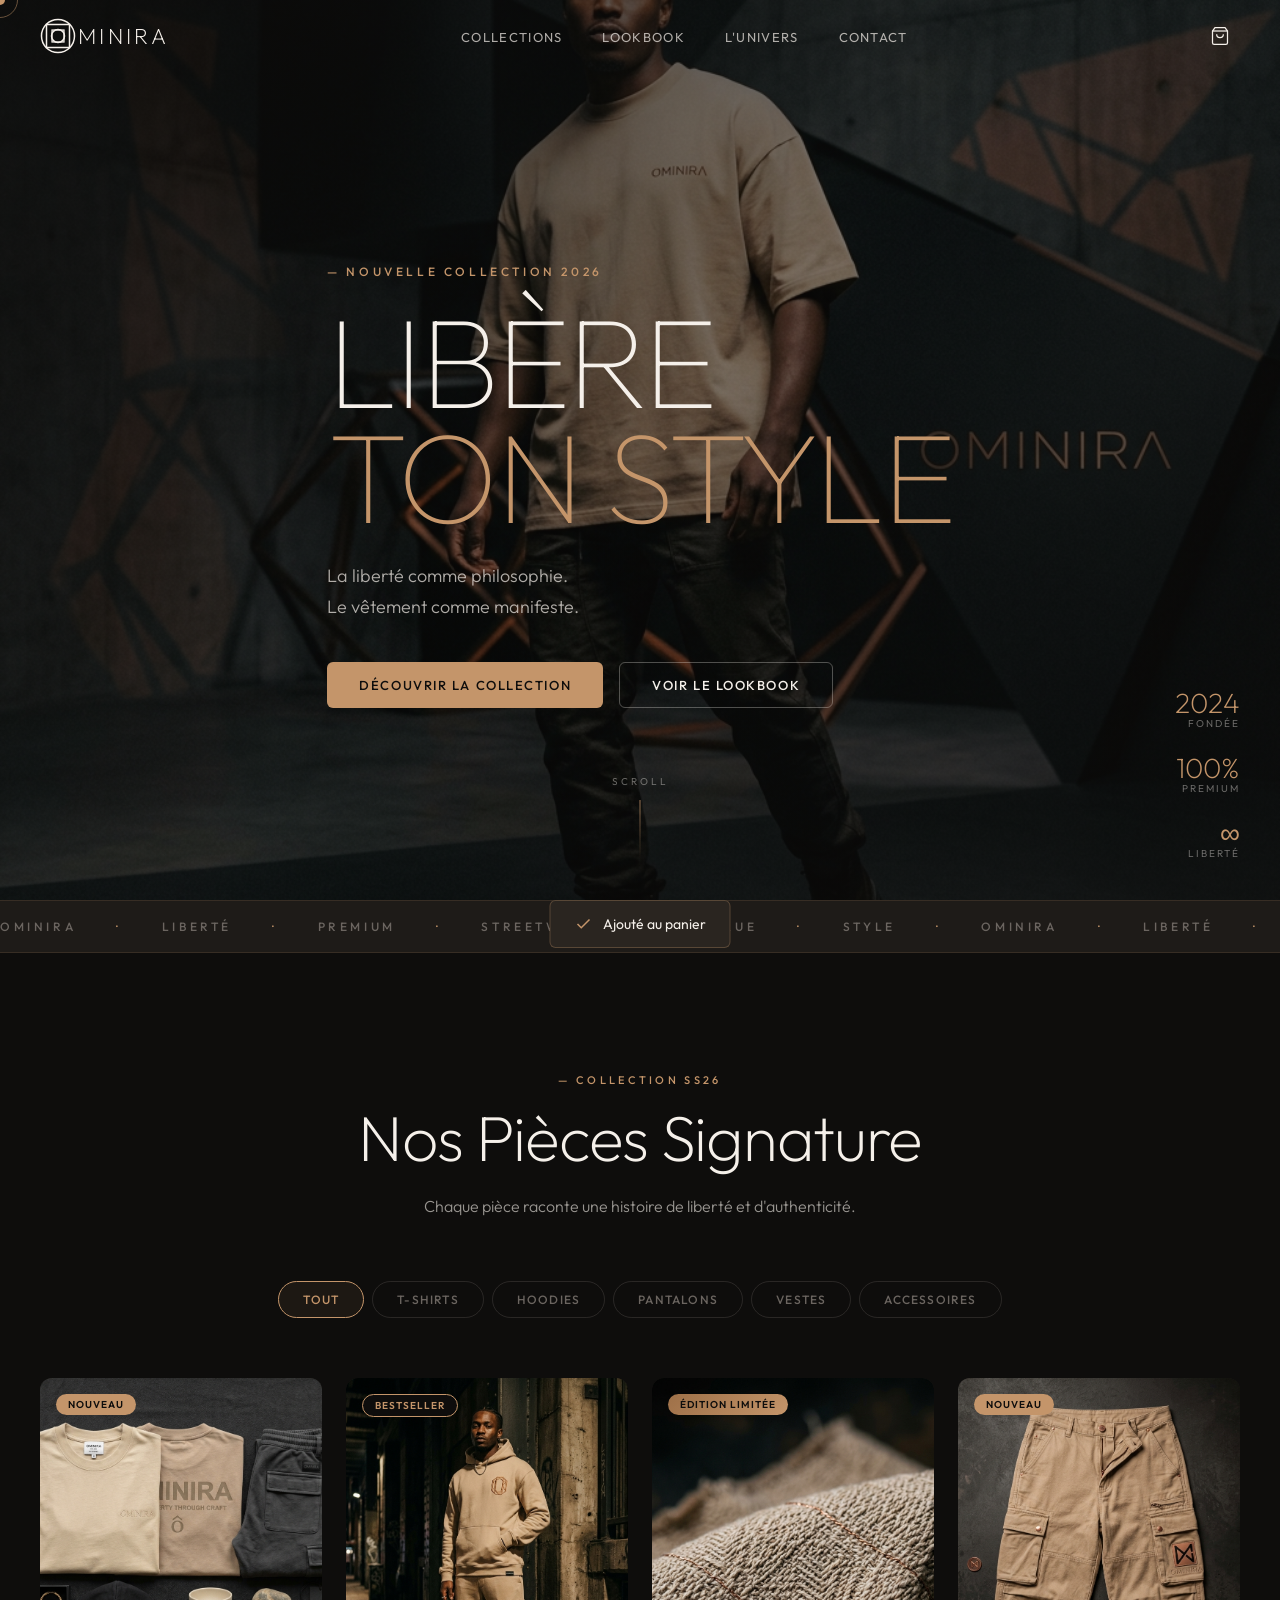
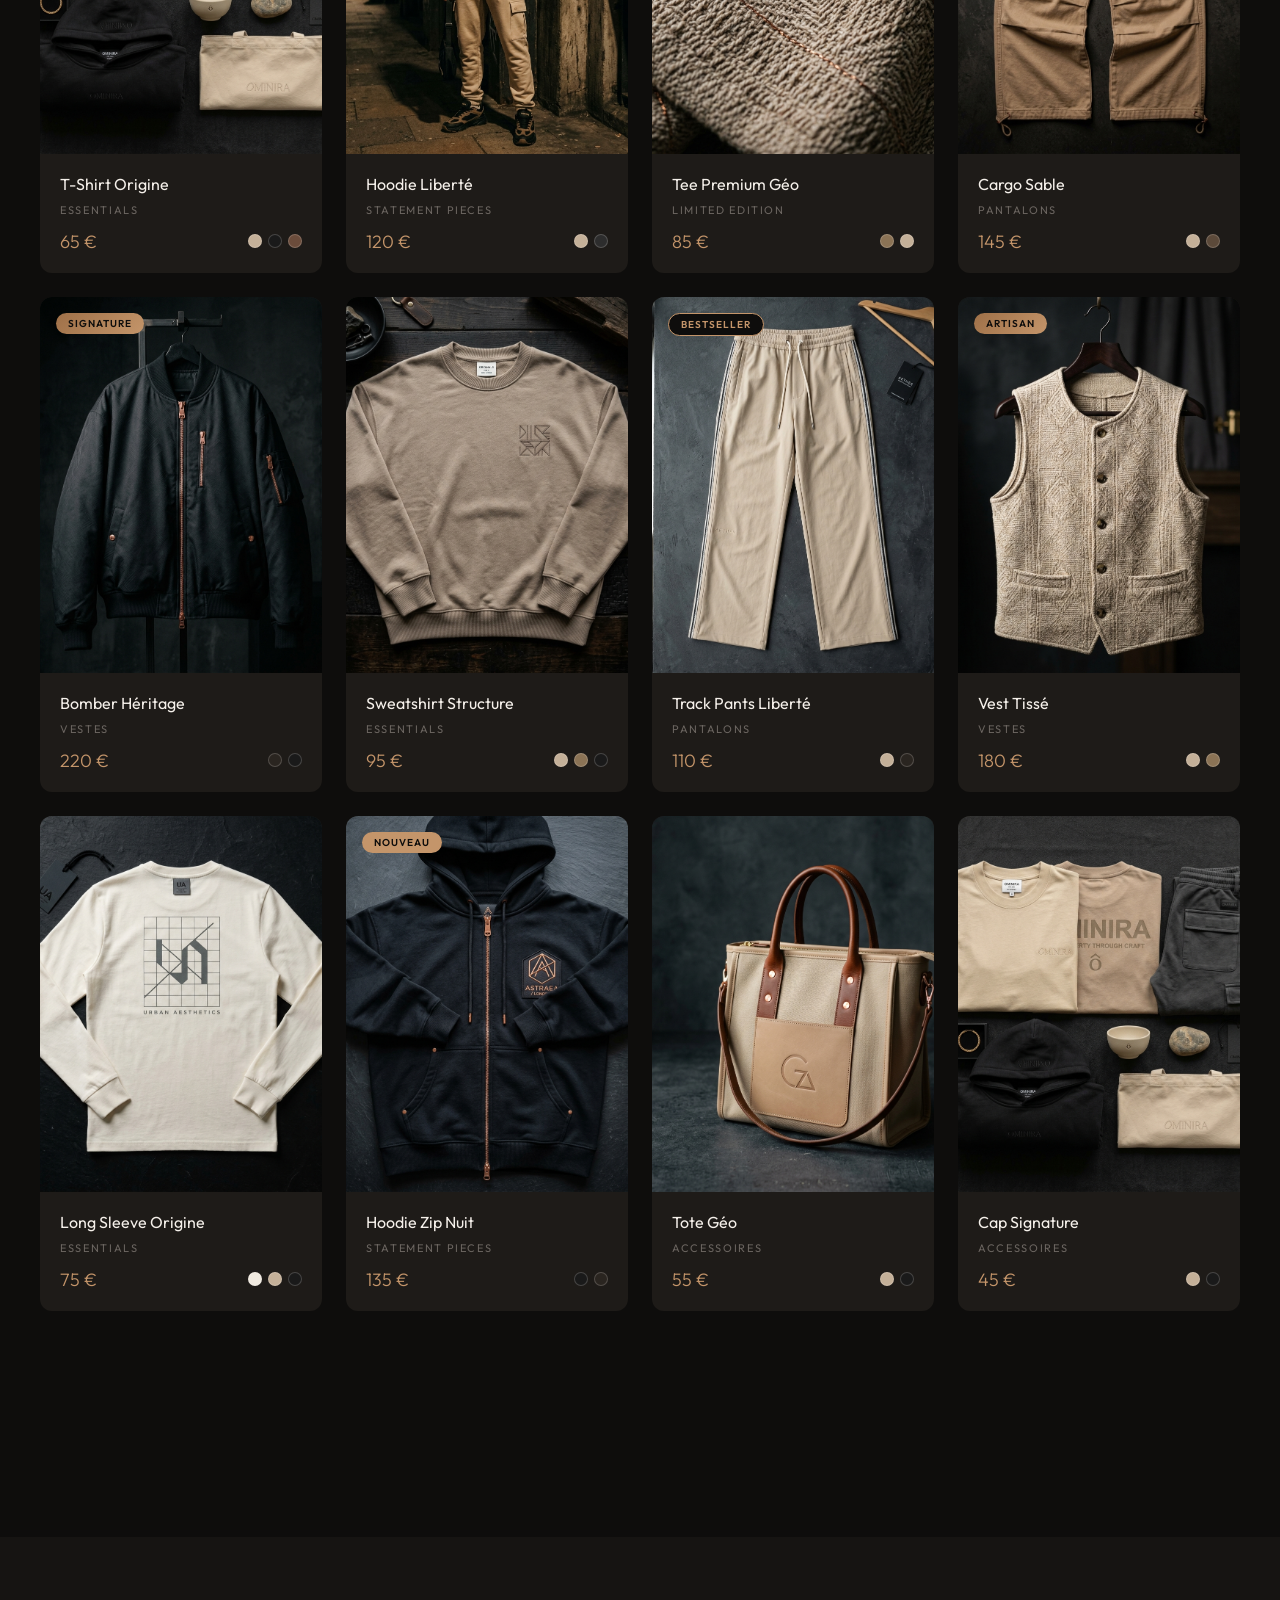
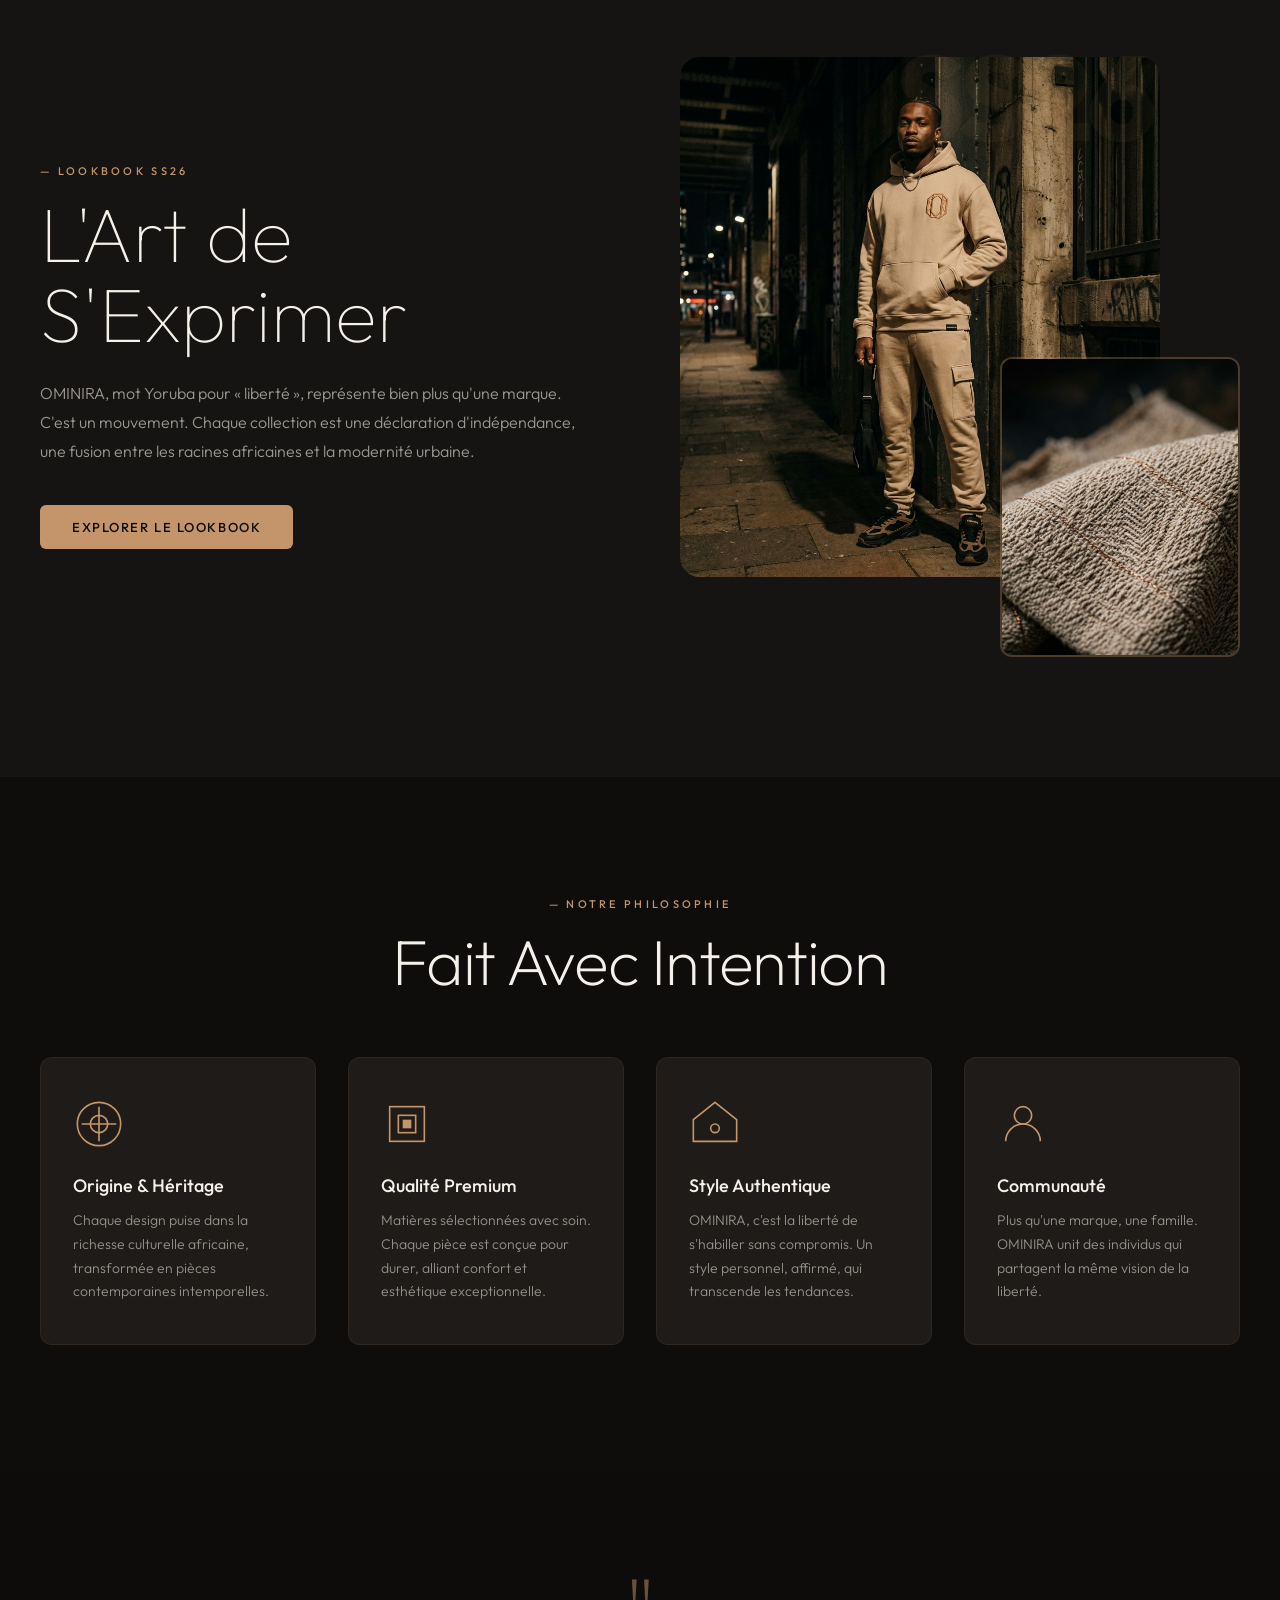
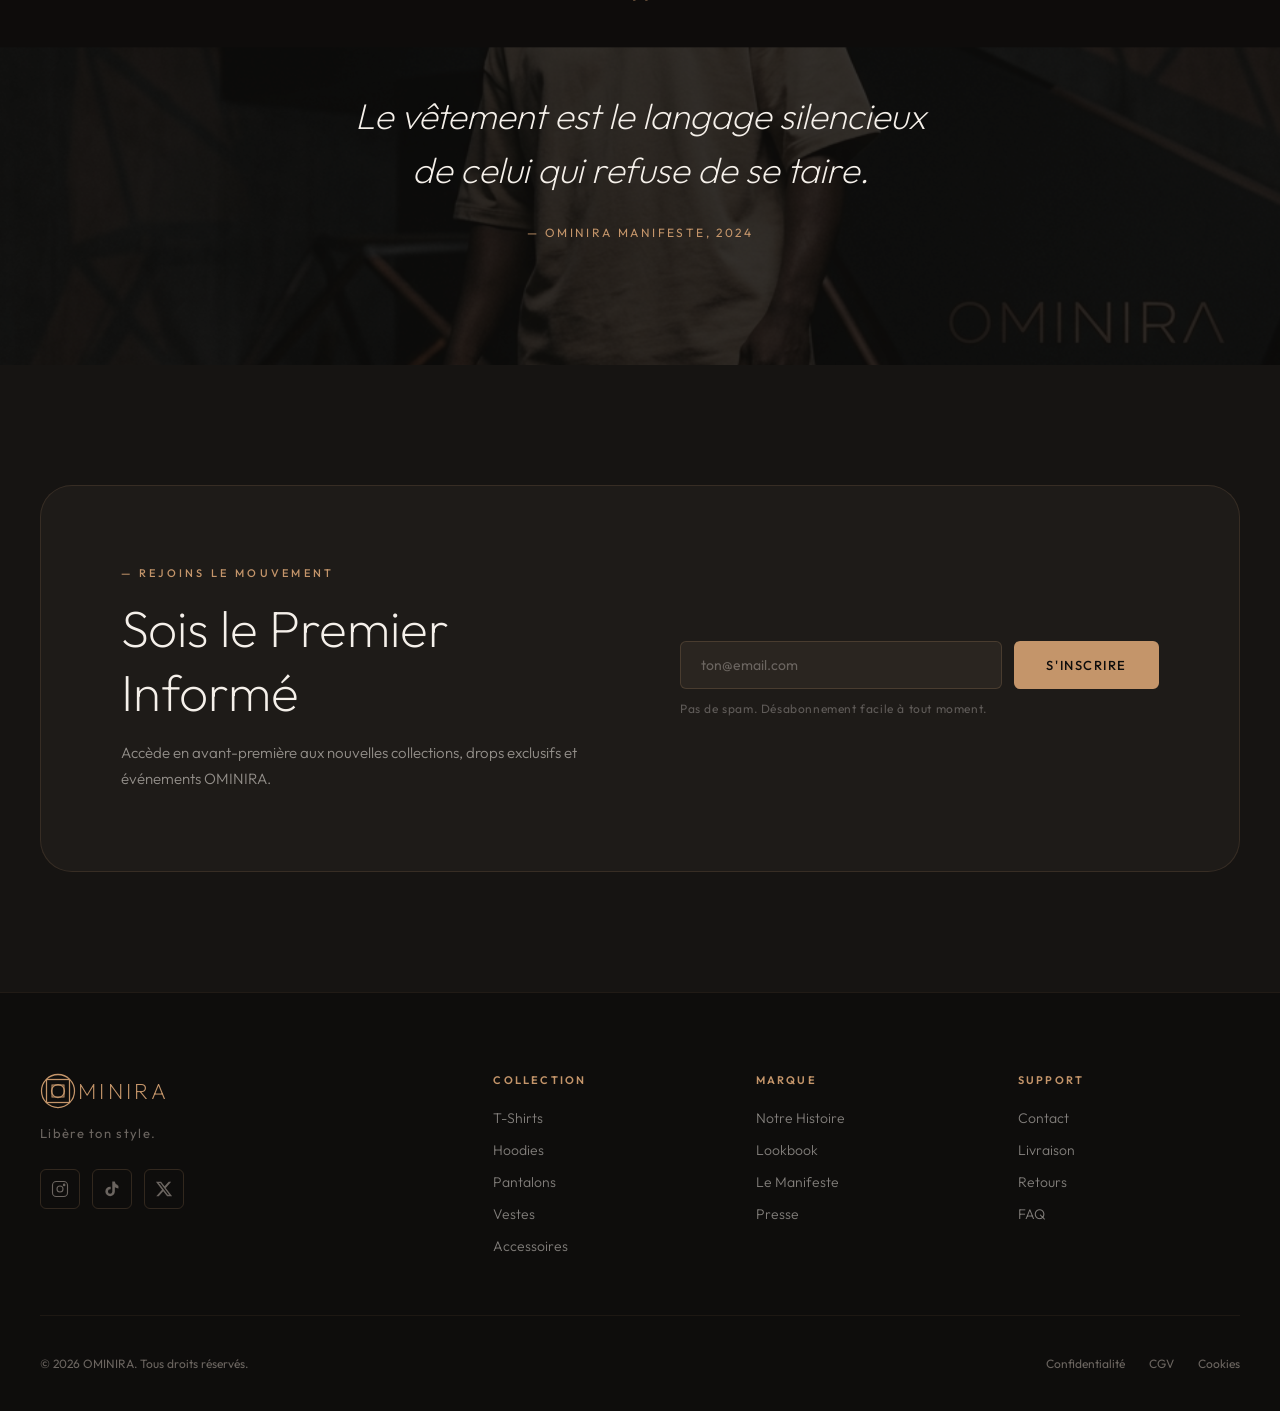
<file: index.html>
<!DOCTYPE html>
<html lang="fr">
<head>
  <meta charset="UTF-8" />
  <meta name="viewport" content="width=device-width, initial-scale=1.0" />
  <title>OMINIRA — Libère ton Style</title>
  <meta name="description" content="OMINIRA est une marque de vêtements premium qui fusionne l'héritage africain avec l'esthétique streetwear contemporaine. Découvrez nos collections exclusives." />
  <meta name="keywords" content="OMINIRA, vêtements, streetwear, mode africaine, premium, collection" />
  <meta property="og:title" content="OMINIRA — Libère ton Style" />
  <meta property="og:description" content="Marque de vêtements premium fusionnant l'héritage africain et le streetwear contemporain." />
  <meta property="og:type" content="website" />
  <link rel="preconnect" href="https://fonts.googleapis.com" />
  <link rel="preconnect" href="https://fonts.gstatic.com" crossorigin />
  <link href="https://fonts.googleapis.com/css2?family=Outfit:wght@100;200;300;400;500;600;700;800;900&family=Space+Grotesk:wght@300;400;500;600;700&display=swap" rel="stylesheet" />
  <link rel="stylesheet" href="style.css" />
</head>
<body>

  <!-- CURSOR -->
  <div class="cursor" id="cursor"></div>
  <div class="cursor-follower" id="cursorFollower"></div>

  <!-- LOADER -->
  <div class="loader" id="loader">
    <div class="loader-logo">
      <!-- Exact OMINIRA logo: geometric O symbol + MINIRA text -->
      <div class="brand-logo brand-logo--large">
        <svg class="brand-icon" viewBox="0 0 72 72" fill="none" xmlns="http://www.w3.org/2000/svg">
          <circle cx="36" cy="36" r="33" stroke="#C4956A" stroke-width="2.5"/>
          <rect x="13" y="13" width="46" height="46" stroke="#C4956A" stroke-width="2.5"/>
          <circle cx="36" cy="36" r="13" stroke="#C4956A" stroke-width="2.5"/>
          <rect x="24" y="24" width="24" height="24" stroke="#C4956A" stroke-width="2"/>
        </svg>
        <span class="brand-minira">MINIRA</span>
      </div>
    </div>
    <div class="loader-bar"><div class="loader-progress" id="loaderProgress"></div></div>
  </div>

  <!-- NAV -->
  <nav class="nav" id="nav">
    <div class="nav-inner">
      <a href="index.html" class="nav-logo" id="navLogo">
        <!-- OMINIRA logo: geometric O icon + MINIRA -->
        <div class="brand-logo">
          <svg class="brand-icon" viewBox="0 0 72 72" fill="none" xmlns="http://www.w3.org/2000/svg">
            <circle cx="36" cy="36" r="33" stroke="currentColor" stroke-width="3"/>
            <rect x="13" y="13" width="46" height="46" stroke="currentColor" stroke-width="3"/>
            <circle cx="36" cy="36" r="13" stroke="currentColor" stroke-width="3"/>
            <rect x="24" y="24" width="24" height="24" stroke="currentColor" stroke-width="2.5"/>
          </svg>
          <span class="brand-minira">MINIRA</span>
        </div>
      </a>

      <ul class="nav-links" id="navLinks">
        <li><a href="#collections" class="nav-link">Collections</a></li>
        <li><a href="#lookbook" class="nav-link">Lookbook</a></li>
        <li><a href="#about" class="nav-link">L'Univers</a></li>
        <li><a href="#contact" class="nav-link">Contact</a></li>
      </ul>

      <div class="nav-actions">
        <button class="nav-btn" id="cartBtn" aria-label="Panier">
          <svg viewBox="0 0 24 24" fill="none" stroke="currentColor" stroke-width="1.5">
            <path d="M6 2L3 6v14a2 2 0 002 2h14a2 2 0 002-2V6l-3-4z"/>
            <line x1="3" y1="6" x2="21" y2="6"/>
            <path d="M16 10a4 4 0 01-8 0"/>
          </svg>
          <span class="nav-cart-count" id="cartCount">0</span>
        </button>
        <button class="nav-hamburger" id="hamburger" aria-label="Menu">
          <span></span><span></span><span></span>
        </button>
      </div>
    </div>
  </nav>

  <!-- Mobile Menu -->
  <div class="mobile-menu" id="mobileMenu">
    <button class="mobile-close" id="mobileClose">✕</button>
    <div class="mobile-brand">
      <div class="brand-logo brand-logo--xl">
        <svg class="brand-icon" viewBox="0 0 72 72" fill="none">
          <circle cx="36" cy="36" r="33" stroke="#C4956A" stroke-width="2.5"/>
          <rect x="13" y="13" width="46" height="46" stroke="#C4956A" stroke-width="2.5"/>
          <circle cx="36" cy="36" r="13" stroke="#C4956A" stroke-width="2.5"/>
          <rect x="24" y="24" width="24" height="24" stroke="#C4956A" stroke-width="2"/>
        </svg>
        <span class="brand-minira" style="color:#C4956A">MINIRA</span>
      </div>
    </div>
    <ul>
      <li><a href="#collections" class="mobile-link">Collections</a></li>
      <li><a href="#lookbook" class="mobile-link">Lookbook</a></li>
      <li><a href="#about" class="mobile-link">L'Univers</a></li>
      <li><a href="#contact" class="mobile-link">Contact</a></li>
    </ul>
    <div class="mobile-tagline">Libère ton Style</div>
  </div>

  <!-- HERO -->
  <section class="hero" id="hero">
    <div class="hero-bg">
      <img src="assets/hero.png" alt="OMINIRA Hero" class="hero-img" />
      <div class="hero-overlay"></div>
    </div>
    <div class="hero-content">
      <div class="hero-tag">— Nouvelle Collection 2026</div>
      <h1 class="hero-title">
        <span class="hero-title-line">LIBÈRE</span>
        <span class="hero-title-line accent">TON STYLE</span>
      </h1>
      <p class="hero-subtitle">La liberté comme philosophie.<br/>Le vêtement comme manifeste.</p>
      <div class="hero-cta">
        <a href="#collections" class="btn btn-primary" id="heroShopBtn">Découvrir la Collection</a>
        <a href="#lookbook" class="btn btn-ghost">Voir le Lookbook</a>
      </div>
    </div>
    <div class="hero-scroll">
      <span>Scroll</span>
      <div class="hero-scroll-line"></div>
    </div>
    <div class="hero-stats">
      <div class="hero-stat"><span class="hero-stat-num">2024</span><span class="hero-stat-label">Fondée</span></div>
      <div class="hero-stat"><span class="hero-stat-num">100%</span><span class="hero-stat-label">Premium</span></div>
      <div class="hero-stat"><span class="hero-stat-num">∞</span><span class="hero-stat-label">Liberté</span></div>
    </div>
  </section>

  <!-- MARQUEE -->
  <div class="marquee-wrap">
    <div class="marquee-track">
      <span>OMINIRA</span><span>·</span><span>LIBERTÉ</span><span>·</span><span>PREMIUM</span><span>·</span>
      <span>STREETWEAR</span><span>·</span><span>AFRIQUE</span><span>·</span><span>STYLE</span><span>·</span>
      <span>OMINIRA</span><span>·</span><span>LIBERTÉ</span><span>·</span><span>PREMIUM</span><span>·</span>
      <span>STREETWEAR</span><span>·</span><span>AFRIQUE</span><span>·</span><span>STYLE</span><span>·</span>
    </div>
  </div>

  <!-- COLLECTIONS -->
  <section class="collections" id="collections">
    <div class="container">
      <div class="section-header" data-animate="fade-up">
        <span class="section-tag">— Collection SS26</span>
        <h2 class="section-title">Nos Pièces Signature</h2>
        <p class="section-sub">Chaque pièce raconte une histoire de liberté et d'authenticité.</p>
      </div>

      <div class="filter-tabs" data-animate="fade-up">
        <button class="filter-btn active" data-filter="all" id="filterAll">Tout</button>
        <button class="filter-btn" data-filter="tshirt" id="filterTshirt">T-Shirts</button>
        <button class="filter-btn" data-filter="hoodie" id="filterHoodie">Hoodies</button>
        <button class="filter-btn" data-filter="pantalon" id="filterPantalon">Pantalons</button>
        <button class="filter-btn" data-filter="veste" id="filterVeste">Vestes</button>
        <button class="filter-btn" data-filter="accessoire" id="filterAccessoire">Accessoires</button>
      </div>

      <div class="products-grid" id="productsGrid">

        <!-- 1 T-Shirt Origine -->
        <div class="product-card" data-category="tshirt" data-animate="fade-up">
          <div class="product-img-wrap">
            <img src="assets/collection.png" alt="T-Shirt Origine" class="product-img" loading="lazy"/>
            <div class="product-overlay">
              <button class="product-add-btn" data-id="1" data-name="T-Shirt Origine" data-price="65" data-img="assets/collection.png" id="addProduct1">Ajouter au Panier</button>
              <button class="product-wish-btn" aria-label="Wishlist"><svg viewBox="0 0 24 24" fill="none" stroke="currentColor" stroke-width="1.5"><path d="M20.84 4.61a5.5 5.5 0 00-7.78 0L12 5.67l-1.06-1.06a5.5 5.5 0 00-7.78 7.78l1.06 1.06L12 21.23l7.78-7.78 1.06-1.06a5.5 5.5 0 000-7.78z"/></svg></button>
            </div>
            <span class="product-badge">Nouveau</span>
          </div>
          <div class="product-info">
            <div class="product-meta"><h3 class="product-name">T-Shirt Origine</h3><span class="product-category">Essentials</span></div>
            <div class="product-price-row"><span class="product-price">65 €</span><div class="product-colors"><span class="color-dot" style="background:#C4B098"></span><span class="color-dot" style="background:#1a1a1a"></span><span class="color-dot" style="background:#6B4C3B"></span></div></div>
          </div>
        </div>

        <!-- 2 Hoodie Liberté -->
        <div class="product-card" data-category="hoodie" data-animate="fade-up">
          <div class="product-img-wrap">
            <img src="assets/lookbook.png" alt="Hoodie Liberté" class="product-img" loading="lazy"/>
            <div class="product-overlay">
              <button class="product-add-btn" data-id="2" data-name="Hoodie Liberté" data-price="120" data-img="assets/lookbook.png" id="addProduct2">Ajouter au Panier</button>
              <button class="product-wish-btn" aria-label="Wishlist"><svg viewBox="0 0 24 24" fill="none" stroke="currentColor" stroke-width="1.5"><path d="M20.84 4.61a5.5 5.5 0 00-7.78 0L12 5.67l-1.06-1.06a5.5 5.5 0 00-7.78 7.78l1.06 1.06L12 21.23l7.78-7.78 1.06-1.06a5.5 5.5 0 000-7.78z"/></svg></button>
            </div>
            <span class="product-badge new">Bestseller</span>
          </div>
          <div class="product-info">
            <div class="product-meta"><h3 class="product-name">Hoodie Liberté</h3><span class="product-category">Statement Pieces</span></div>
            <div class="product-price-row"><span class="product-price">120 €</span><div class="product-colors"><span class="color-dot" style="background:#C4B098"></span><span class="color-dot" style="background:#2D2D2D"></span></div></div>
          </div>
        </div>

        <!-- 3 Tee Premium Géo -->
        <div class="product-card" data-category="tshirt" data-animate="fade-up">
          <div class="product-img-wrap">
            <img src="assets/texture.png" alt="Tee Premium Géo" class="product-img" loading="lazy"/>
            <div class="product-overlay">
              <button class="product-add-btn" data-id="3" data-name="Tee Premium Géo" data-price="85" data-img="assets/texture.png" id="addProduct3">Ajouter au Panier</button>
              <button class="product-wish-btn" aria-label="Wishlist"><svg viewBox="0 0 24 24" fill="none" stroke="currentColor" stroke-width="1.5"><path d="M20.84 4.61a5.5 5.5 0 00-7.78 0L12 5.67l-1.06-1.06a5.5 5.5 0 00-7.78 7.78l1.06 1.06L12 21.23l7.78-7.78 1.06-1.06a5.5 5.5 0 000-7.78z"/></svg></button>
            </div>
            <span class="product-badge limited">Édition Limitée</span>
          </div>
          <div class="product-info">
            <div class="product-meta"><h3 class="product-name">Tee Premium Géo</h3><span class="product-category">Limited Edition</span></div>
            <div class="product-price-row"><span class="product-price">85 €</span><div class="product-colors"><span class="color-dot" style="background:#8B7355"></span><span class="color-dot" style="background:#C4B098"></span></div></div>
          </div>
        </div>

        <!-- 4 Cargo Sable -->
        <div class="product-card" data-category="pantalon" data-animate="fade-up">
          <div class="product-img-wrap">
            <img src="assets/cargo.png" alt="Cargo Sable" class="product-img" loading="lazy"/>
            <div class="product-overlay">
              <button class="product-add-btn" data-id="4" data-name="Cargo Sable" data-price="145" data-img="assets/cargo.png" id="addProduct4">Ajouter au Panier</button>
              <button class="product-wish-btn" aria-label="Wishlist"><svg viewBox="0 0 24 24" fill="none" stroke="currentColor" stroke-width="1.5"><path d="M20.84 4.61a5.5 5.5 0 00-7.78 0L12 5.67l-1.06-1.06a5.5 5.5 0 00-7.78 7.78l1.06 1.06L12 21.23l7.78-7.78 1.06-1.06a5.5 5.5 0 000-7.78z"/></svg></button>
            </div>
            <span class="product-badge">Nouveau</span>
          </div>
          <div class="product-info">
            <div class="product-meta"><h3 class="product-name">Cargo Sable</h3><span class="product-category">Pantalons</span></div>
            <div class="product-price-row"><span class="product-price">145 €</span><div class="product-colors"><span class="color-dot" style="background:#C4B098"></span><span class="color-dot" style="background:#5C4A3A"></span></div></div>
          </div>
        </div>

        <!-- 5 Bomber Héritage -->
        <div class="product-card" data-category="veste" data-animate="fade-up">
          <div class="product-img-wrap">
            <img src="assets/bomber.png" alt="Bomber Héritage" class="product-img" loading="lazy"/>
            <div class="product-overlay">
              <button class="product-add-btn" data-id="5" data-name="Bomber Héritage" data-price="220" data-img="assets/bomber.png" id="addProduct5">Ajouter au Panier</button>
              <button class="product-wish-btn" aria-label="Wishlist"><svg viewBox="0 0 24 24" fill="none" stroke="currentColor" stroke-width="1.5"><path d="M20.84 4.61a5.5 5.5 0 00-7.78 0L12 5.67l-1.06-1.06a5.5 5.5 0 00-7.78 7.78l1.06 1.06L12 21.23l7.78-7.78 1.06-1.06a5.5 5.5 0 000-7.78z"/></svg></button>
            </div>
            <span class="product-badge limited">Signature</span>
          </div>
          <div class="product-info">
            <div class="product-meta"><h3 class="product-name">Bomber Héritage</h3><span class="product-category">Vestes</span></div>
            <div class="product-price-row"><span class="product-price">220 €</span><div class="product-colors"><span class="color-dot" style="background:#2A2520"></span><span class="color-dot" style="background:#1a1a1a"></span></div></div>
          </div>
        </div>

        <!-- 6 Sweatshirt Structure -->
        <div class="product-card" data-category="hoodie" data-animate="fade-up">
          <div class="product-img-wrap">
            <img src="assets/sweat.png" alt="Sweatshirt Structure" class="product-img" loading="lazy"/>
            <div class="product-overlay">
              <button class="product-add-btn" data-id="6" data-name="Sweatshirt Structure" data-price="95" data-img="assets/sweat.png" id="addProduct6">Ajouter au Panier</button>
              <button class="product-wish-btn" aria-label="Wishlist"><svg viewBox="0 0 24 24" fill="none" stroke="currentColor" stroke-width="1.5"><path d="M20.84 4.61a5.5 5.5 0 00-7.78 0L12 5.67l-1.06-1.06a5.5 5.5 0 00-7.78 7.78l1.06 1.06L12 21.23l7.78-7.78 1.06-1.06a5.5 5.5 0 000-7.78z"/></svg></button>
            </div>
          </div>
          <div class="product-info">
            <div class="product-meta"><h3 class="product-name">Sweatshirt Structure</h3><span class="product-category">Essentials</span></div>
            <div class="product-price-row"><span class="product-price">95 €</span><div class="product-colors"><span class="color-dot" style="background:#C4B098"></span><span class="color-dot" style="background:#8B7355"></span><span class="color-dot" style="background:#1a1a1a"></span></div></div>
          </div>
        </div>

        <!-- 7 Track Pants Liberté -->
        <div class="product-card" data-category="pantalon" data-animate="fade-up">
          <div class="product-img-wrap">
            <img src="assets/trackpants.png" alt="Track Pants Liberté" class="product-img" loading="lazy"/>
            <div class="product-overlay">
              <button class="product-add-btn" data-id="7" data-name="Track Pants Liberté" data-price="110" data-img="assets/trackpants.png" id="addProduct7">Ajouter au Panier</button>
              <button class="product-wish-btn" aria-label="Wishlist"><svg viewBox="0 0 24 24" fill="none" stroke="currentColor" stroke-width="1.5"><path d="M20.84 4.61a5.5 5.5 0 00-7.78 0L12 5.67l-1.06-1.06a5.5 5.5 0 00-7.78 7.78l1.06 1.06L12 21.23l7.78-7.78 1.06-1.06a5.5 5.5 0 000-7.78z"/></svg></button>
            </div>
            <span class="product-badge new">Bestseller</span>
          </div>
          <div class="product-info">
            <div class="product-meta"><h3 class="product-name">Track Pants Liberté</h3><span class="product-category">Pantalons</span></div>
            <div class="product-price-row"><span class="product-price">110 €</span><div class="product-colors"><span class="color-dot" style="background:#C4B098"></span><span class="color-dot" style="background:#2A2520"></span></div></div>
          </div>
        </div>

        <!-- 8 Vest Tissé -->
        <div class="product-card" data-category="veste" data-animate="fade-up">
          <div class="product-img-wrap">
            <img src="assets/vest.png" alt="Vest Tissé" class="product-img" loading="lazy"/>
            <div class="product-overlay">
              <button class="product-add-btn" data-id="8" data-name="Vest Tissé" data-price="180" data-img="assets/vest.png" id="addProduct8">Ajouter au Panier</button>
              <button class="product-wish-btn" aria-label="Wishlist"><svg viewBox="0 0 24 24" fill="none" stroke="currentColor" stroke-width="1.5"><path d="M20.84 4.61a5.5 5.5 0 00-7.78 0L12 5.67l-1.06-1.06a5.5 5.5 0 00-7.78 7.78l1.06 1.06L12 21.23l7.78-7.78 1.06-1.06a5.5 5.5 0 000-7.78z"/></svg></button>
            </div>
            <span class="product-badge limited">Artisan</span>
          </div>
          <div class="product-info">
            <div class="product-meta"><h3 class="product-name">Vest Tissé</h3><span class="product-category">Vestes</span></div>
            <div class="product-price-row"><span class="product-price">180 €</span><div class="product-colors"><span class="color-dot" style="background:#C4B098"></span><span class="color-dot" style="background:#8B7355"></span></div></div>
          </div>
        </div>

        <!-- 9 Long Sleeve Origine -->
        <div class="product-card" data-category="tshirt" data-animate="fade-up">
          <div class="product-img-wrap">
            <img src="assets/longsleeve.png" alt="Long Sleeve Origine" class="product-img" loading="lazy"/>
            <div class="product-overlay">
              <button class="product-add-btn" data-id="9" data-name="Long Sleeve Origine" data-price="75" data-img="assets/longsleeve.png" id="addProduct9">Ajouter au Panier</button>
              <button class="product-wish-btn" aria-label="Wishlist"><svg viewBox="0 0 24 24" fill="none" stroke="currentColor" stroke-width="1.5"><path d="M20.84 4.61a5.5 5.5 0 00-7.78 0L12 5.67l-1.06-1.06a5.5 5.5 0 00-7.78 7.78l1.06 1.06L12 21.23l7.78-7.78 1.06-1.06a5.5 5.5 0 000-7.78z"/></svg></button>
            </div>
          </div>
          <div class="product-info">
            <div class="product-meta"><h3 class="product-name">Long Sleeve Origine</h3><span class="product-category">Essentials</span></div>
            <div class="product-price-row"><span class="product-price">75 €</span><div class="product-colors"><span class="color-dot" style="background:#F0EAE0"></span><span class="color-dot" style="background:#C4B098"></span><span class="color-dot" style="background:#1a1a1a"></span></div></div>
          </div>
        </div>

        <!-- 10 Hoodie Zip Nuit -->
        <div class="product-card" data-category="hoodie" data-animate="fade-up">
          <div class="product-img-wrap">
            <img src="assets/hoodie2.png" alt="Hoodie Zip Nuit" class="product-img" loading="lazy"/>
            <div class="product-overlay">
              <button class="product-add-btn" data-id="10" data-name="Hoodie Zip Nuit" data-price="135" data-img="assets/hoodie2.png" id="addProduct10">Ajouter au Panier</button>
              <button class="product-wish-btn" aria-label="Wishlist"><svg viewBox="0 0 24 24" fill="none" stroke="currentColor" stroke-width="1.5"><path d="M20.84 4.61a5.5 5.5 0 00-7.78 0L12 5.67l-1.06-1.06a5.5 5.5 0 00-7.78 7.78l1.06 1.06L12 21.23l7.78-7.78 1.06-1.06a5.5 5.5 0 000-7.78z"/></svg></button>
            </div>
            <span class="product-badge">Nouveau</span>
          </div>
          <div class="product-info">
            <div class="product-meta"><h3 class="product-name">Hoodie Zip Nuit</h3><span class="product-category">Statement Pieces</span></div>
            <div class="product-price-row"><span class="product-price">135 €</span><div class="product-colors"><span class="color-dot" style="background:#1a1a1a"></span><span class="color-dot" style="background:#2A2520"></span></div></div>
          </div>
        </div>

        <!-- 11 Tote Géo -->
        <div class="product-card" data-category="accessoire" data-animate="fade-up">
          <div class="product-img-wrap">
            <img src="assets/bag.png" alt="Tote Géo" class="product-img" loading="lazy"/>
            <div class="product-overlay">
              <button class="product-add-btn" data-id="11" data-name="Tote Géo" data-price="55" data-img="assets/bag.png" id="addProduct11">Ajouter au Panier</button>
              <button class="product-wish-btn" aria-label="Wishlist"><svg viewBox="0 0 24 24" fill="none" stroke="currentColor" stroke-width="1.5"><path d="M20.84 4.61a5.5 5.5 0 00-7.78 0L12 5.67l-1.06-1.06a5.5 5.5 0 00-7.78 7.78l1.06 1.06L12 21.23l7.78-7.78 1.06-1.06a5.5 5.5 0 000-7.78z"/></svg></button>
            </div>
          </div>
          <div class="product-info">
            <div class="product-meta"><h3 class="product-name">Tote Géo</h3><span class="product-category">Accessoires</span></div>
            <div class="product-price-row"><span class="product-price">55 €</span><div class="product-colors"><span class="color-dot" style="background:#C4B098"></span><span class="color-dot" style="background:#1a1a1a"></span></div></div>
          </div>
        </div>

        <!-- 12 Cap Signature -->
        <div class="product-card" data-category="accessoire" data-animate="fade-up">
          <div class="product-img-wrap">
            <img src="assets/collection.png" alt="Cap Signature" class="product-img" loading="lazy"/>
            <div class="product-overlay">
              <button class="product-add-btn" data-id="12" data-name="Cap Signature" data-price="45" data-img="assets/collection.png" id="addProduct12">Ajouter au Panier</button>
              <button class="product-wish-btn" aria-label="Wishlist"><svg viewBox="0 0 24 24" fill="none" stroke="currentColor" stroke-width="1.5"><path d="M20.84 4.61a5.5 5.5 0 00-7.78 0L12 5.67l-1.06-1.06a5.5 5.5 0 00-7.78 7.78l1.06 1.06L12 21.23l7.78-7.78 1.06-1.06a5.5 5.5 0 000-7.78z"/></svg></button>
            </div>
          </div>
          <div class="product-info">
            <div class="product-meta"><h3 class="product-name">Cap Signature</h3><span class="product-category">Accessoires</span></div>
            <div class="product-price-row"><span class="product-price">45 €</span><div class="product-colors"><span class="color-dot" style="background:#C4B098"></span><span class="color-dot" style="background:#1a1a1a"></span></div></div>
          </div>
        </div>

      </div><!-- /products-grid -->

      <div class="collections-cta" data-animate="fade-up">
        <a href="#" class="btn btn-outline" id="viewAllBtn">Voir toute la Collection</a>
      </div>
    </div>
  </section>

  <!-- LOOKBOOK -->
  <section class="lookbook" id="lookbook">
    <div class="lookbook-inner">
      <div class="lookbook-text" data-animate="fade-right">
        <span class="section-tag">— Lookbook SS26</span>
        <h2 class="lookbook-title">L'Art de<br/>S'Exprimer</h2>
        <p class="lookbook-desc">OMINIRA, mot Yoruba pour « liberté », représente bien plus qu'une marque. C'est un mouvement. Chaque collection est une déclaration d'indépendance, une fusion entre les racines africaines et la modernité urbaine.</p>
        <a href="#" class="btn btn-primary" id="lookbookBtn">Explorer le Lookbook</a>
      </div>
      <div class="lookbook-visual" data-animate="fade-left">
        <div class="lookbook-img-main"><img src="assets/lookbook.png" alt="OMINIRA Lookbook" loading="lazy"/></div>
        <div class="lookbook-img-secondary"><img src="assets/texture.png" alt="OMINIRA Texture" loading="lazy"/></div>
        <div class="lookbook-accent-text">SS26</div>
      </div>
    </div>
  </section>

  <!-- PHILOSOPHY -->
  <section class="philosophy" id="about">
    <div class="container">
      <div class="section-header" data-animate="fade-up">
        <span class="section-tag">— Notre Philosophie</span>
        <h2 class="section-title">Fait Avec Intention</h2>
      </div>
      <div class="philosophy-grid">
        <div class="philosophy-card" data-animate="fade-up">
          <div class="philosophy-icon"><svg viewBox="0 0 48 48" fill="none"><circle cx="24" cy="24" r="20" stroke="#C4956A" stroke-width="1.5"/><path d="M24 8v32M8 24h32" stroke="#C4956A" stroke-width="1.5"/><circle cx="24" cy="24" r="8" stroke="#C4956A" stroke-width="1.5"/></svg></div>
          <h3>Origine & Héritage</h3>
          <p>Chaque design puise dans la richesse culturelle africaine, transformée en pièces contemporaines intemporelles.</p>
        </div>
        <div class="philosophy-card" data-animate="fade-up">
          <div class="philosophy-icon"><svg viewBox="0 0 48 48" fill="none"><rect x="8" y="8" width="32" height="32" stroke="#C4956A" stroke-width="1.5"/><rect x="16" y="16" width="16" height="16" stroke="#C4956A" stroke-width="1.5"/><rect x="20" y="20" width="8" height="8" fill="#C4956A"/></svg></div>
          <h3>Qualité Premium</h3>
          <p>Matières sélectionnées avec soin. Chaque pièce est conçue pour durer, alliant confort et esthétique exceptionnelle.</p>
        </div>
        <div class="philosophy-card" data-animate="fade-up">
          <div class="philosophy-icon"><svg viewBox="0 0 48 48" fill="none"><path d="M24 4L44 20v20H4V20L24 4z" stroke="#C4956A" stroke-width="1.5"/><circle cx="24" cy="28" r="4" stroke="#C4956A" stroke-width="1.5"/></svg></div>
          <h3>Style Authentique</h3>
          <p>OMINIRA, c'est la liberté de s'habiller sans compromis. Un style personnel, affirmé, qui transcende les tendances.</p>
        </div>
        <div class="philosophy-card" data-animate="fade-up">
          <div class="philosophy-icon"><svg viewBox="0 0 48 48" fill="none"><circle cx="24" cy="16" r="8" stroke="#C4956A" stroke-width="1.5"/><path d="M8 40c0-8.837 7.163-16 16-16s16 7.163 16 16" stroke="#C4956A" stroke-width="1.5"/></svg></div>
          <h3>Communauté</h3>
          <p>Plus qu'une marque, une famille. OMINIRA unit des individus qui partagent la même vision de la liberté.</p>
        </div>
      </div>
    </div>
  </section>

  <!-- PARALLAX QUOTE -->
  <section class="quote-section" id="quoteSection">
    <div class="quote-bg"><img src="assets/hero.png" alt="" class="quote-bg-img"/><div class="quote-overlay"></div></div>
    <div class="quote-content" data-animate="fade-up">
      <div class="quote-symbol">"</div>
      <blockquote class="quote-text">Le vêtement est le langage silencieux<br/>de celui qui refuse de se taire.</blockquote>
      <cite class="quote-cite">— OMINIRA Manifeste, 2024</cite>
    </div>
  </section>

  <!-- NEWSLETTER -->
  <section class="newsletter" id="contact">
    <div class="container">
      <div class="newsletter-inner" data-animate="fade-up">
        <div class="newsletter-text">
          <span class="section-tag">— Rejoins le Mouvement</span>
          <h2 class="newsletter-title">Sois le Premier Informé</h2>
          <p>Accède en avant-première aux nouvelles collections, drops exclusifs et événements OMINIRA.</p>
        </div>
        <form class="newsletter-form" id="newsletterForm">
          <div class="form-group">
            <input type="email" id="emailInput" placeholder="ton@email.com" class="form-input" required autocomplete="email"/>
            <button type="submit" class="btn btn-primary" id="subscribeBtn">S'inscrire</button>
          </div>
          <p class="form-note">Pas de spam. Désabonnement facile à tout moment.</p>
        </form>
      </div>
    </div>
  </section>

  <!-- FOOTER -->
  <footer class="footer">
    <div class="container">
      <div class="footer-top">
        <div class="footer-brand">
          <a href="index.html" class="footer-logo" id="footerLogo">
            <div class="brand-logo">
              <svg class="brand-icon" viewBox="0 0 72 72" fill="none">
                <circle cx="36" cy="36" r="33" stroke="#C4956A" stroke-width="2.5"/>
                <rect x="13" y="13" width="46" height="46" stroke="#C4956A" stroke-width="2.5"/>
                <circle cx="36" cy="36" r="13" stroke="#C4956A" stroke-width="2.5"/>
                <rect x="24" y="24" width="24" height="24" stroke="#C4956A" stroke-width="2"/>
              </svg>
              <span class="brand-minira" style="color:#C4956A">MINIRA</span>
            </div>
          </a>
          <p class="footer-tagline">Libère ton style.</p>
          <div class="footer-socials">
            <a href="#" class="social-link" id="instagramLink" aria-label="Instagram"><svg viewBox="0 0 24 24" fill="none" stroke="currentColor" stroke-width="1.5"><rect x="2" y="2" width="20" height="20" rx="5" ry="5"/><circle cx="12" cy="12" r="4"/><circle cx="17.5" cy="6.5" r="1" fill="currentColor"/></svg></a>
            <a href="#" class="social-link" id="tiktokLink" aria-label="TikTok"><svg viewBox="0 0 24 24" fill="currentColor"><path d="M19.59 6.69a4.83 4.83 0 01-3.77-4.25V2h-3.45v13.67a2.89 2.89 0 01-2.88 2.5 2.89 2.89 0 01-2.89-2.89 2.89 2.89 0 012.89-2.89c.28 0 .54.04.79.1V9.01a6.33 6.33 0 00-.79-.05 6.34 6.34 0 00-6.34 6.34 6.34 6.34 0 006.34 6.34 6.34 6.34 0 006.33-6.34V9.67a8.16 8.16 0 004.77 1.52V7.74a4.85 4.85 0 01-1-.05z"/></svg></a>
            <a href="#" class="social-link" id="twitterLink" aria-label="Twitter/X"><svg viewBox="0 0 24 24" fill="currentColor"><path d="M18.244 2.25h3.308l-7.227 8.26 8.502 11.24H16.17l-5.214-6.817L4.99 21.75H1.68l7.73-8.835L1.254 2.25H8.08l4.713 6.231zm-1.161 17.52h1.833L7.084 4.126H5.117z"/></svg></a>
          </div>
        </div>
        <div class="footer-links">
          <div class="footer-col"><h4>Collection</h4><ul><li><a href="#" id="footerTshirts">T-Shirts</a></li><li><a href="#" id="footerHoodies">Hoodies</a></li><li><a href="#" id="footerPantalons">Pantalons</a></li><li><a href="#" id="footerVestes">Vestes</a></li><li><a href="#" id="footerAccessoires">Accessoires</a></li></ul></div>
          <div class="footer-col"><h4>Marque</h4><ul><li><a href="#" id="footerAbout">Notre Histoire</a></li><li><a href="#lookbook" id="footerLookbook">Lookbook</a></li><li><a href="#" id="footerManifeste">Le Manifeste</a></li><li><a href="#" id="footerPress">Presse</a></li></ul></div>
          <div class="footer-col"><h4>Support</h4><ul><li><a href="#contact" id="footerContact">Contact</a></li><li><a href="#" id="footerLivraison">Livraison</a></li><li><a href="#" id="footerReturns">Retours</a></li><li><a href="#" id="footerFaq">FAQ</a></li></ul></div>
        </div>
      </div>
      <div class="footer-bottom">
        <p>© 2026 OMINIRA. Tous droits réservés.</p>
        <div class="footer-legal">
          <a href="#" id="footerPrivacy">Confidentialité</a>
          <a href="#" id="footerTerms">CGV</a>
          <a href="#" id="footerCookies">Cookies</a>
        </div>
      </div>
    </div>
  </footer>

  <!-- CART DRAWER -->
  <div class="cart-overlay" id="cartOverlay"></div>
  <div class="cart-drawer" id="cartDrawer">
    <div class="cart-header">
      <h3>Votre Panier</h3>
      <button class="cart-close" id="cartClose">✕</button>
    </div>
    <div class="cart-items" id="cartItems">
      <div class="cart-empty" id="cartEmpty">
        <svg viewBox="0 0 64 64" fill="none"><path d="M10 20h44l-6 28H16L10 20z" stroke="#C4956A" stroke-width="1.5"/><circle cx="24" cy="54" r="3" stroke="#C4956A" stroke-width="1.5"/><circle cx="42" cy="54" r="3" stroke="#C4956A" stroke-width="1.5"/><path d="M10 20l-4-8H2" stroke="#C4956A" stroke-width="1.5"/></svg>
        <p>Votre panier est vide</p>
        <a href="#collections" class="btn btn-primary cart-shop-btn" id="cartShopBtn">Découvrir la Collection</a>
      </div>
    </div>
    <div class="cart-footer" id="cartFooter" style="display:none">
      <div class="cart-total"><span>Total</span><span class="cart-total-price" id="cartTotalPrice">0 €</span></div>
      <div class="cart-shipping-note" id="cartShippingNote"></div>
      <button class="btn btn-primary cart-checkout" id="checkoutBtn">Commander →</button>
      <p class="cart-note">Livraison gratuite à partir de 120 €</p>
    </div>
  </div>

  <!-- Toast -->
  <div class="toast" id="toast">
    <svg viewBox="0 0 24 24" fill="none" stroke="currentColor" stroke-width="2"><polyline points="20 6 9 17 4 12"/></svg>
    <span id="toastMsg">Ajouté au panier</span>
  </div>

  <script src="script.js"></script>
</body>
</html>
</file>
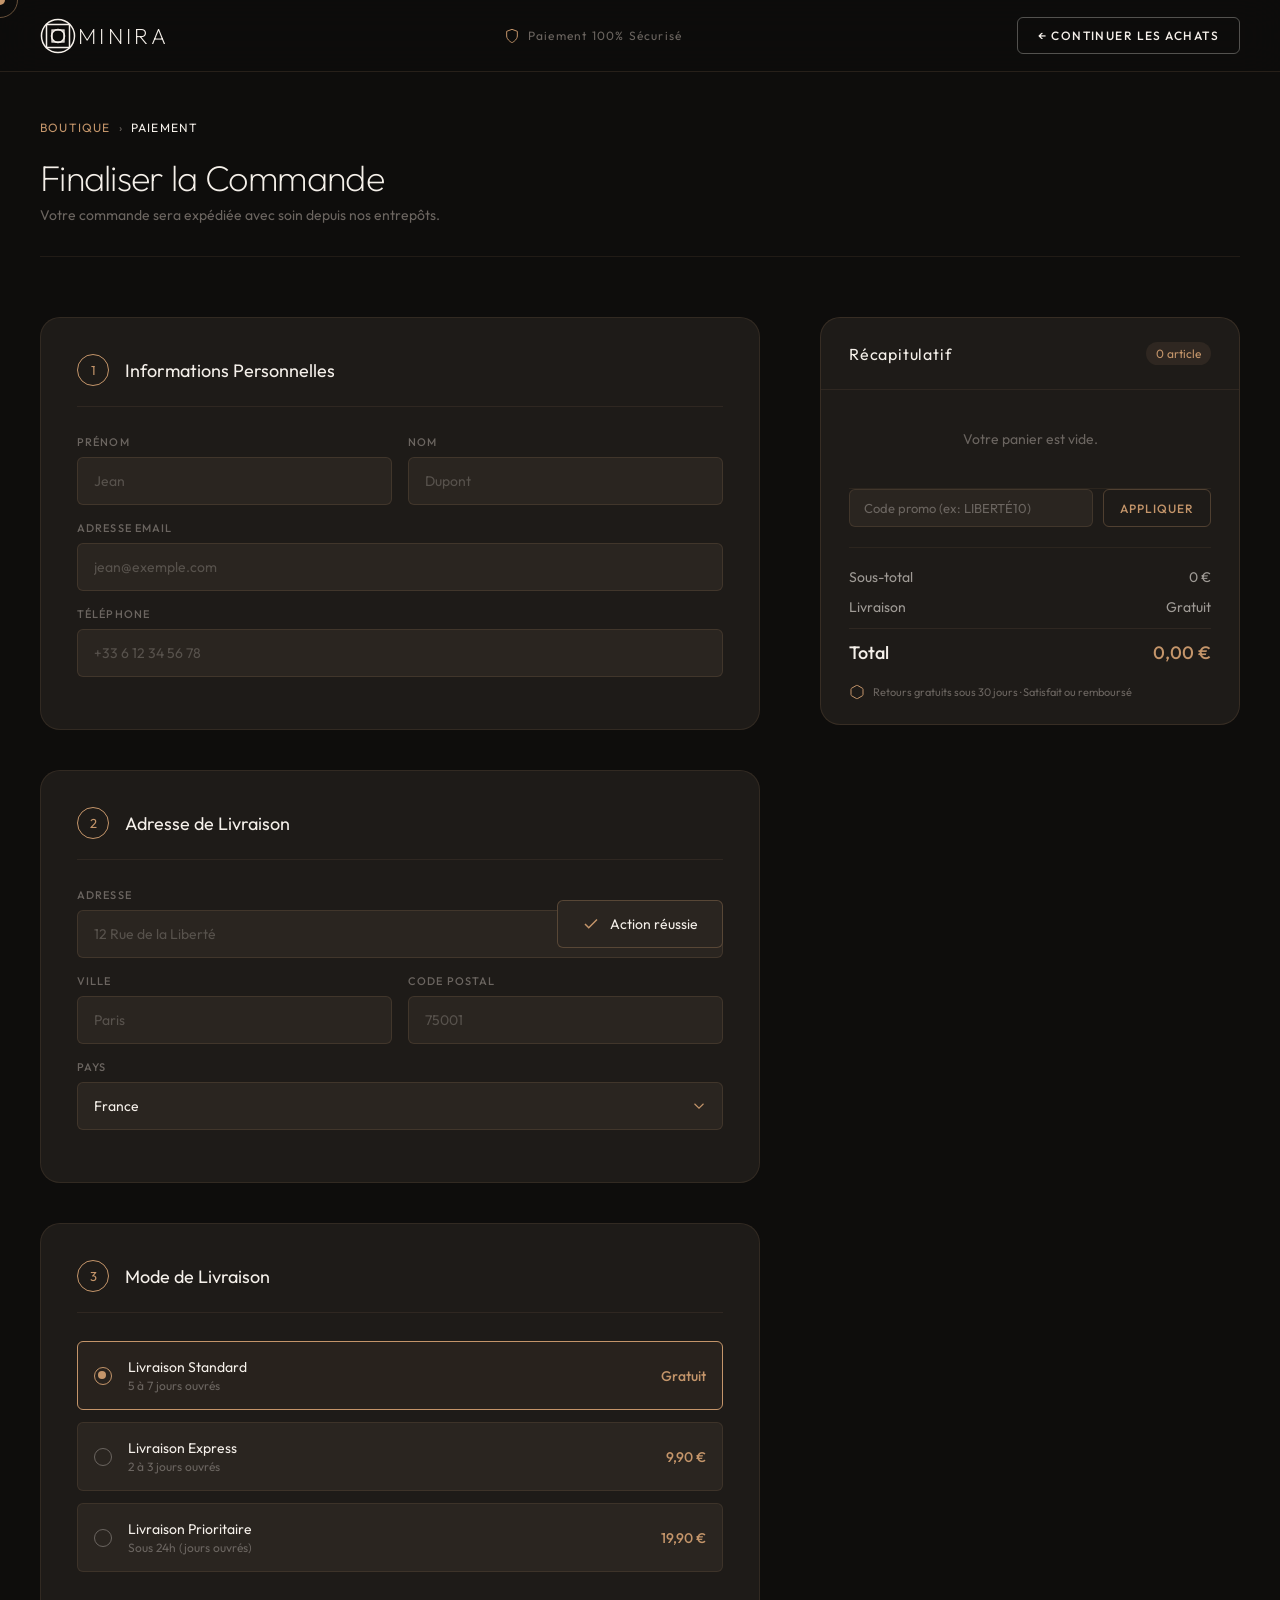
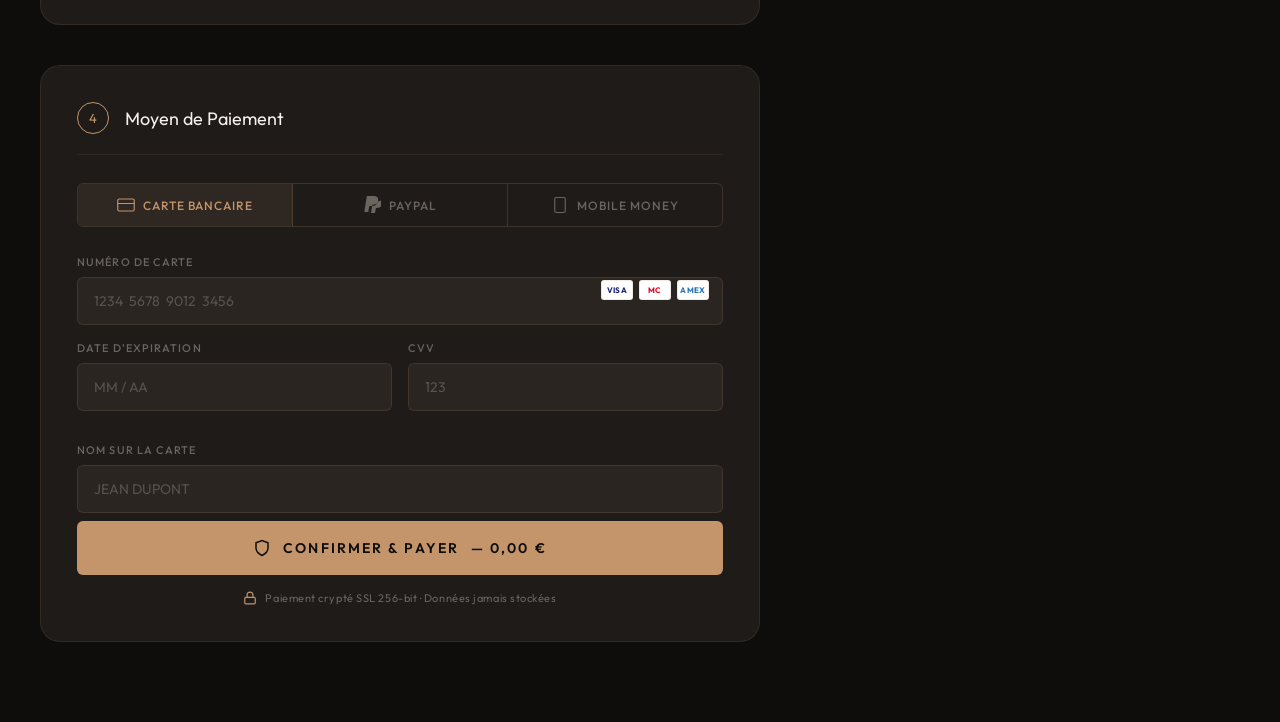
<file: payment.html>
<!DOCTYPE html>
<html lang="fr">
<head>
  <meta charset="UTF-8" />
  <meta name="viewport" content="width=device-width, initial-scale=1.0" />
  <title>OMINIRA — Paiement Sécurisé</title>
  <meta name="description" content="Finalisez votre commande OMINIRA. Paiement 100% sécurisé, livraison express disponible." />
  <link rel="preconnect" href="https://fonts.googleapis.com" />
  <link rel="preconnect" href="https://fonts.gstatic.com" crossorigin />
  <link href="https://fonts.googleapis.com/css2?family=Outfit:wght@100;200;300;400;500;600;700;800;900&family=Space+Grotesk:wght@300;400;500;600;700&display=swap" rel="stylesheet" />
  <link rel="stylesheet" href="style.css" />
</head>
<body class="payment-page">

  <!-- CURSOR -->
  <div class="cursor" id="cursor"></div>
  <div class="cursor-follower" id="cursorFollower"></div>

  <!-- NAV -->
  <nav class="nav scrolled" id="nav">
    <div class="nav-inner">
      <a href="index.html" class="nav-logo" id="navLogo">
        <div class="brand-logo">
          <svg class="brand-icon" viewBox="0 0 72 72" fill="none" xmlns="http://www.w3.org/2000/svg">
            <circle cx="36" cy="36" r="33" stroke="currentColor" stroke-width="3"/>
            <rect x="13" y="13" width="46" height="46" stroke="currentColor" stroke-width="3"/>
            <circle cx="36" cy="36" r="13" stroke="currentColor" stroke-width="3"/>
            <rect x="24" y="24" width="24" height="24" stroke="currentColor" stroke-width="2.5"/>
          </svg>
          <span class="brand-minira">MINIRA</span>
        </div>
      </a>
      <div class="pay-nav-secure">
        <svg viewBox="0 0 24 24" fill="none" stroke="currentColor" stroke-width="1.5" style="width:16px;height:16px;color:var(--copper)">
          <path d="M12 22s8-4 8-10V5l-8-3-8 3v7c0 6 8 10 8 10z"/>
        </svg>
        <span style="font-size:12px;color:var(--muted);letter-spacing:0.1em;">Paiement 100% Sécurisé</span>
      </div>
      <a href="index.html" class="btn btn-ghost" style="padding:10px 20px;font-size:12px;" id="backShopBtn">← Continuer les achats</a>
    </div>
  </nav>

  <!-- PAYMENT MAIN -->
  <div class="payment-main" id="paymentMain">
    <div class="container">
      <!-- Hero -->
      <div class="payment-hero">
        <div class="payment-breadcrumb">
          <a href="index.html">Boutique</a>
          <span>›</span>
          <span style="color:var(--white)">Paiement</span>
        </div>
        <h1>Finaliser la Commande</h1>
        <p>Votre commande sera expédiée avec soin depuis nos entrepôts.</p>
      </div>

      <!-- Layout -->
      <div class="payment-layout">

        <!-- LEFT FORMS -->
        <div class="payment-forms">

          <!-- 1. INFORMATIONS PERSONNELLES -->
          <div class="payment-section" data-animate="fade-up">
            <div class="payment-section-header">
              <div class="payment-section-num">1</div>
              <h2>Informations Personnelles</h2>
            </div>
            <div class="form-row">
              <div class="form-field">
                <label class="form-label" for="firstName">Prénom</label>
                <input type="text" id="firstName" class="pay-input" placeholder="Jean" autocomplete="given-name" required/>
              </div>
              <div class="form-field">
                <label class="form-label" for="lastName">Nom</label>
                <input type="text" id="lastName" class="pay-input" placeholder="Dupont" autocomplete="family-name" required/>
              </div>
            </div>
            <div class="form-row full">
              <div class="form-field">
                <label class="form-label" for="email">Adresse Email</label>
                <input type="email" id="email" class="pay-input" placeholder="jean@exemple.com" autocomplete="email" required/>
              </div>
            </div>
            <div class="form-row full">
              <div class="form-field">
                <label class="form-label" for="phone">Téléphone</label>
                <input type="tel" id="phone" class="pay-input" placeholder="+33 6 12 34 56 78" autocomplete="tel"/>
              </div>
            </div>
          </div>

          <!-- 2. ADRESSE DE LIVRAISON -->
          <div class="payment-section" data-animate="fade-up">
            <div class="payment-section-header">
              <div class="payment-section-num">2</div>
              <h2>Adresse de Livraison</h2>
            </div>
            <div class="form-row full">
              <div class="form-field">
                <label class="form-label" for="address">Adresse</label>
                <input type="text" id="address" class="pay-input" placeholder="12 Rue de la Liberté" autocomplete="street-address" required/>
              </div>
            </div>
            <div class="form-row">
              <div class="form-field">
                <label class="form-label" for="city">Ville</label>
                <input type="text" id="city" class="pay-input" placeholder="Paris" autocomplete="address-level2" required/>
              </div>
              <div class="form-field">
                <label class="form-label" for="postal">Code Postal</label>
                <input type="text" id="postal" class="pay-input" placeholder="75001" autocomplete="postal-code" required/>
              </div>
            </div>
            <div class="form-row full">
              <div class="form-field">
                <label class="form-label" for="country">Pays</label>
                <select id="country" class="pay-input pay-select" autocomplete="country" required>
                  <option value="">Sélectionner un pays</option>
                  <option value="FR" selected>France</option>
                  <option value="BE">Belgique</option>
                  <option value="CH">Suisse</option>
                  <option value="LU">Luxembourg</option>
                  <option value="MA">Maroc</option>
                  <option value="SN">Sénégal</option>
                  <option value="CI">Côte d'Ivoire</option>
                  <option value="CM">Cameroun</option>
                  <option value="NG">Nigeria</option>
                  <option value="GH">Ghana</option>
                  <option value="OTHER">Autre pays</option>
                </select>
              </div>
            </div>
          </div>

          <!-- 3. MODE DE LIVRAISON -->
          <div class="payment-section" data-animate="fade-up">
            <div class="payment-section-header">
              <div class="payment-section-num">3</div>
              <h2>Mode de Livraison</h2>
            </div>
            <div class="delivery-options">
              <div class="delivery-option selected" id="deliveryStandard" data-price="0" data-days="5-7">
                <div class="delivery-radio"></div>
                <div class="delivery-info">
                  <div class="delivery-name">Livraison Standard</div>
                  <div class="delivery-time">5 à 7 jours ouvrés</div>
                </div>
                <div class="delivery-price">Gratuit</div>
              </div>
              <div class="delivery-option" id="deliveryExpress" data-price="9.90" data-days="2-3">
                <div class="delivery-radio"></div>
                <div class="delivery-info">
                  <div class="delivery-name">Livraison Express</div>
                  <div class="delivery-time">2 à 3 jours ouvrés</div>
                </div>
                <div class="delivery-price">9,90 €</div>
              </div>
              <div class="delivery-option" id="deliveryPriority" data-price="19.90" data-days="24h">
                <div class="delivery-radio"></div>
                <div class="delivery-info">
                  <div class="delivery-name">Livraison Prioritaire</div>
                  <div class="delivery-time">Sous 24h (jours ouvrés)</div>
                </div>
                <div class="delivery-price">19,90 €</div>
              </div>
            </div>
          </div>

          <!-- 4. PAIEMENT -->
          <div class="payment-section" data-animate="fade-up">
            <div class="payment-section-header">
              <div class="payment-section-num">4</div>
              <h2>Moyen de Paiement</h2>
            </div>

            <!-- Payment method tabs -->
            <div class="pay-method-tabs">
              <div class="pay-method-tab active" id="tabCard" data-method="card">
                <svg viewBox="0 0 24 24" fill="none" stroke="currentColor" stroke-width="1.5">
                  <rect x="1" y="4" width="22" height="16" rx="2" ry="2"/>
                  <line x1="1" y1="10" x2="23" y2="10"/>
                </svg>
                Carte Bancaire
              </div>
              <div class="pay-method-tab" id="tabPaypal" data-method="paypal">
                <svg viewBox="0 0 24 24" fill="currentColor" style="color:var(--muted)">
                  <path d="M7.076 21.337H2.47a.641.641 0 01-.633-.74L4.944.901C5.026.382 5.474 0 5.998 0h7.46c2.57 0 4.578.543 5.69 1.81 1.01 1.15 1.304 2.42 1.012 4.287-.023.143-.047.288-.077.437-.983 5.05-4.349 6.797-8.647 6.797h-2.19c-.524 0-.968.382-1.05.9l-1.12 7.106zm14.146-14.42a3.35 3.35 0 00-.607-.541c-.013.076-.026.175-.041.254-.59 3.025-2.566 4.643-5.813 4.643h-1.38c-.524 0-.968.381-1.05.9l-1.19 7.56-.336 2.134a.566.566 0 00.558.638h3.942c.461 0 .85-.334.922-.79l.038-.196.73-4.629.047-.254a.933.933 0 01.92-.79h.58c3.746 0 6.676-1.52 7.533-5.916.36-1.847.175-3.39-.853-4.473z"/>
                </svg>
                PayPal
              </div>
              <div class="pay-method-tab" id="tabMobile" data-method="mobile">
                <svg viewBox="0 0 24 24" fill="none" stroke="currentColor" stroke-width="1.5">
                  <rect x="5" y="2" width="14" height="20" rx="2" ry="2"/>
                  <line x1="12" y1="18" x2="12.01" y2="18"/>
                </svg>
                Mobile Money
              </div>
            </div>

            <!-- Card Panel -->
            <div class="card-panel" id="cardPanel">
              <div class="form-field card-field">
                <label class="form-label" for="cardNumber">Numéro de Carte</label>
                <input type="text" id="cardNumber" class="pay-input" placeholder="1234  5678  9012  3456" maxlength="19" autocomplete="cc-number"/>
                <div class="card-icons">
                  <div class="card-icon visa">VISA</div>
                  <div class="card-icon mc">MC</div>
                  <div class="card-icon amex">AMEX</div>
                </div>
              </div>
              <div class="form-row">
                <div class="form-field">
                  <label class="form-label" for="cardExpiry">Date d'Expiration</label>
                  <input type="text" id="cardExpiry" class="pay-input" placeholder="MM / AA" maxlength="7" autocomplete="cc-exp"/>
                </div>
                <div class="form-field">
                  <label class="form-label" for="cardCvv">CVV</label>
                  <input type="text" id="cardCvv" class="pay-input" placeholder="123" maxlength="4" autocomplete="cc-csc"/>
                </div>
              </div>
              <div class="form-field">
                <label class="form-label" for="cardName">Nom sur la Carte</label>
                <input type="text" id="cardName" class="pay-input" placeholder="JEAN DUPONT" autocomplete="cc-name"/>
              </div>
            </div>

            <!-- PayPal Panel -->
            <div class="card-panel hidden" id="paypalPanel">
              <div style="text-align:center;padding:32px;color:var(--muted)">
                <div style="font-size:48px;margin-bottom:16px">🅿</div>
                <p style="font-size:14px;line-height:1.7">Vous serez redirigé vers PayPal pour finaliser votre paiement en toute sécurité.</p>
              </div>
            </div>

            <!-- Mobile Money Panel -->
            <div class="card-panel hidden" id="mobilePanel">
              <div class="form-row full">
                <div class="form-field">
                  <label class="form-label" for="mobileProvider">Opérateur</label>
                  <select id="mobileProvider" class="pay-input pay-select">
                    <option>Orange Money</option>
                    <option>MTN Mobile Money</option>
                    <option>Wave</option>
                    <option>Moov Money</option>
                    <option>M-Pesa</option>
                  </select>
                </div>
              </div>
              <div class="form-row full">
                <div class="form-field">
                  <label class="form-label" for="mobileNumber">Numéro Mobile Money</label>
                  <input type="tel" id="mobileNumber" class="pay-input" placeholder="+225 07 12 34 56 78"/>
                </div>
              </div>
            </div>

            <!-- Submit -->
            <div class="payment-submit-wrap">
              <button class="btn btn-primary btn-submit-pay" id="submitPayBtn">
                <svg viewBox="0 0 24 24" fill="none" stroke="currentColor" stroke-width="2">
                  <path d="M12 22s8-4 8-10V5l-8-3-8 3v7c0 6 8 10 8 10z"/>
                </svg>
                Confirmer & Payer <span id="payBtnTotal"></span>
              </button>
              <div class="secure-note">
                <svg viewBox="0 0 24 24" fill="none" stroke="currentColor" stroke-width="2">
                  <rect x="3" y="11" width="18" height="11" rx="2" ry="2"/>
                  <path d="M7 11V7a5 5 0 0110 0v4"/>
                </svg>
                Paiement crypté SSL 256-bit · Données jamais stockées
              </div>
            </div>
          </div>

        </div><!-- /payment-forms -->

        <!-- RIGHT: ORDER SUMMARY -->
        <div class="order-summary" id="orderSummary" data-animate="fade-left">
          <div class="order-summary-header">
            <h3>Récapitulatif</h3>
            <span class="order-item-count" id="orderItemCount">0 article</span>
          </div>

          <div class="order-items" id="orderItems">
            <!-- Populated by JS -->
          </div>

          <div class="order-divider"></div>

          <div class="order-promo">
            <div class="promo-row">
              <input type="text" class="promo-input" id="promoInput" placeholder="Code promo (ex: LIBERTÉ10)"/>
              <button class="promo-apply" id="promoApplyBtn">Appliquer</button>
            </div>
            <p id="promoMsg" style="font-size:11px;margin-top:8px;color:var(--copper);display:none"></p>
          </div>

          <div class="order-divider"></div>

          <div class="order-totals">
            <div class="order-line">
              <span>Sous-total</span>
              <span id="summarySubtotal">0 €</span>
            </div>
            <div class="order-line" id="deliveryLine">
              <span>Livraison</span>
              <span id="summaryDelivery">Gratuit</span>
            </div>
            <div class="order-line" id="promoLine" style="display:none;color:var(--copper)">
              <span>Code promo</span>
              <span id="summaryPromo"></span>
            </div>
            <div class="order-line total">
              <span>Total</span>
              <span id="summaryTotal">0 €</span>
            </div>
          </div>

          <div style="padding:0 28px 24px">
            <div style="display:flex;align-items:center;gap:8px;font-size:11px;color:var(--muted)">
              <svg viewBox="0 0 24 24" fill="none" stroke="currentColor" stroke-width="1.5" style="width:16px;height:16px;flex-shrink:0;color:var(--copper)">
                <path d="M21 16V8a2 2 0 00-1-1.73l-7-4a2 2 0 00-2 0l-7 4A2 2 0 003 8v8a2 2 0 001 1.73l7 4a2 2 0 002 0l7-4A2 2 0 0021 16z"/>
              </svg>
              Retours gratuits sous 30 jours · Satisfait ou remboursé
            </div>
          </div>
        </div>

      </div><!-- /payment-layout -->
    </div><!-- /container -->
  </div><!-- /payment-main -->

  <!-- SUCCESS SCREEN -->
  <div class="payment-success container" id="paymentSuccess">
    <div class="success-icon">
      <svg viewBox="0 0 24 24" fill="none" stroke="currentColor" stroke-width="2">
        <polyline points="20 6 9 17 4 12"/>
      </svg>
    </div>
    <div class="success-order" id="successOrderRef">COMMANDE #OMN-2026-XXXX</div>
    <h2 class="success-title">Commande Confirmée ! 🎉</h2>
    <p class="success-msg">Merci pour votre confiance. Vous recevrez un email de confirmation dans quelques minutes. Votre commande sera expédiée avec soin.</p>

    <!-- OMINIRA logo in success -->
    <div class="brand-logo brand-logo--large" style="margin:16px 0">
      <svg class="brand-icon" viewBox="0 0 72 72" fill="none">
        <circle cx="36" cy="36" r="33" stroke="#C4956A" stroke-width="2.5"/>
        <rect x="13" y="13" width="46" height="46" stroke="#C4956A" stroke-width="2.5"/>
        <circle cx="36" cy="36" r="13" stroke="#C4956A" stroke-width="2.5"/>
        <rect x="24" y="24" width="24" height="24" stroke="#C4956A" stroke-width="2"/>
      </svg>
      <span class="brand-minira" style="color:#C4956A">MINIRA</span>
    </div>

    <div style="display:flex;gap:16px;flex-wrap:wrap;justify-content:center">
      <a href="index.html" class="btn btn-primary" id="backHomeBtn">Retour à la Boutique</a>
      <a href="#" class="btn btn-ghost" id="trackOrderBtn">Suivre ma Commande</a>
    </div>
  </div>

  <!-- Toast -->
  <div class="toast" id="toast">
    <svg viewBox="0 0 24 24" fill="none" stroke="currentColor" stroke-width="2"><polyline points="20 6 9 17 4 12"/></svg>
    <span id="toastMsg">Action réussie</span>
  </div>

  <script src="payment.js"></script>
</body>
</html>
</file>
<file: style.css>
/* ============================================
   OMINIRA — Premium Fashion Brand Stylesheet
   ============================================ */

/* ---------- DESIGN TOKENS ---------- */
:root {
  --sand:       #C4B098;
  --sand-light: #D6C5B0;
  --sand-dark:  #8B7355;
  --copper:     #C4956A;
  --copper-dark:#9E7048;
  --dark:       #0E0D0C;
  --dark-2:     #161412;
  --dark-3:     #1E1B18;
  --dark-4:     #2A2520;
  --muted:      #6B6560;
  --white:      #F5F0EA;
  --white-soft: #EDE6DC;

  --font-primary: 'Outfit', sans-serif;
  --font-secondary: 'Space Grotesk', sans-serif;

  --radius-sm:  6px;
  --radius-md:  12px;
  --radius-lg:  20px;
  --radius-xl:  32px;

  --ease-out:   cubic-bezier(0.16, 1, 0.3, 1);
  --ease-in-out: cubic-bezier(0.76, 0, 0.24, 1);

  --nav-h: 72px;
}

/* ---------- RESET ---------- */
*, *::before, *::after { box-sizing: border-box; margin: 0; padding: 0; }
html { scroll-behavior: smooth; font-size: 16px; }
body {
  font-family: var(--font-primary);
  background: var(--dark);
  color: var(--white);
  overflow-x: hidden;
  cursor: none;
}
img { display: block; width: 100%; height: 100%; object-fit: cover; }
a { text-decoration: none; color: inherit; }
ul { list-style: none; }
button { font-family: var(--font-primary); cursor: none; border: none; background: none; }

/* ---------- CUSTOM CURSOR ---------- */
.cursor {
  width: 10px; height: 10px;
  background: var(--copper);
  border-radius: 50%;
  position: fixed;
  top: 0; left: 0;
  pointer-events: none;
  z-index: 9999;
  transform: translate(-50%, -50%);
  transition: transform 0.1s, width 0.3s var(--ease-out), height 0.3s var(--ease-out), background 0.3s;
  mix-blend-mode: normal;
}
.cursor-follower {
  width: 36px; height: 36px;
  border: 1.5px solid rgba(196, 149, 106, 0.5);
  border-radius: 50%;
  position: fixed;
  top: 0; left: 0;
  pointer-events: none;
  z-index: 9998;
  transform: translate(-50%, -50%);
  transition: transform 0.12s var(--ease-out), width 0.4s var(--ease-out), height 0.4s var(--ease-out);
}
.cursor.hover { width: 20px; height: 20px; background: var(--copper); }
.cursor-follower.hover { width: 56px; height: 56px; border-color: var(--copper); }

/* ---------- LOADER ---------- */
.loader {
  position: fixed; inset: 0;
  background: var(--dark);
  z-index: 10000;
  display: flex; flex-direction: column;
  align-items: center; justify-content: center;
  gap: 32px;
  transition: opacity 0.8s var(--ease-out), visibility 0.8s;
}
.loader.hidden { opacity: 0; visibility: hidden; }
.loader-logo {
  display: flex; flex-direction: column;
  align-items: center; gap: 16px;
}
.loader-logo svg { width: 64px; height: 64px; animation: spinSlow 4s linear infinite; }
.loader-text {
  font-family: var(--font-primary);
  font-size: 28px;
  font-weight: 300;
  letter-spacing: 0.3em;
  color: var(--white);
}
.loader-bar {
  width: 200px; height: 1px;
  background: var(--dark-4);
  border-radius: 1px;
  overflow: hidden;
}
.loader-progress {
  height: 100%;
  background: linear-gradient(90deg, var(--copper-dark), var(--copper), var(--sand));
  width: 0%;
  transition: width 0.05s linear;
}
@keyframes spinSlow { to { transform: rotate(360deg); } }

/* ---------- CONTAINER ---------- */
.container {
  max-width: 1280px;
  margin: 0 auto;
  padding: 0 40px;
}

/* ---------- BRAND LOGO SYSTEM ---------- */
/* The OMINIRA logo: geometric O icon (SVG) + MINIRA text — replicating the reference */
.brand-logo {
  display: flex;
  align-items: center;
  gap: 0;
  line-height: 1;
}
.brand-icon {
  width: 36px;
  height: 36px;
  flex-shrink: 0;
  display: block;
}
.brand-minira {
  font-family: var(--font-primary);
  font-weight: 200;
  font-size: 22px;
  letter-spacing: 0.15em;
  color: currentColor;
  display: block;
  padding-left: 2px;
  line-height: 1;
}
.brand-logo--large .brand-icon { width: 56px; height: 56px; }
.brand-logo--large .brand-minira { font-size: 34px; }
.brand-logo--xl .brand-icon { width: 72px; height: 72px; }
.brand-logo--xl .brand-minira { font-size: 44px; }

/* ---------- NAVIGATION ---------- */
.nav {
  position: fixed; top: 0; left: 0; right: 0;
  height: var(--nav-h);
  z-index: 1000;
  transition: background 0.4s var(--ease-out), backdrop-filter 0.4s;
}
.nav.scrolled {
  background: rgba(14, 13, 12, 0.85);
  backdrop-filter: blur(20px);
  border-bottom: 1px solid rgba(196, 149, 106, 0.15);
}
.nav-inner {
  max-width: 1280px; margin: 0 auto;
  height: 100%;
  padding: 0 40px;
  display: flex; align-items: center; justify-content: space-between;
}
.nav-logo {
  display: flex; align-items: center;
  color: var(--white);
  transition: color 0.3s;
}
.nav-logo:hover { color: var(--copper); }
.nav-logo-icon { width: 32px; height: 32px; }
.pay-nav-secure {
  display: flex; align-items: center; gap: 8px;
}
@media (max-width: 600px) { .pay-nav-secure { display: none; } }
.nav-links { display: flex; align-items: center; gap: 40px; }
.nav-link {
  font-size: 13px; font-weight: 400; letter-spacing: 0.1em;
  color: rgba(245, 240, 234, 0.7);
  text-transform: uppercase;
  position: relative;
  transition: color 0.3s;
}
.nav-link::after {
  content: '';
  position: absolute; bottom: -4px; left: 0; right: 0;
  height: 1px; background: var(--copper);
  transform: scaleX(0); transform-origin: left;
  transition: transform 0.3s var(--ease-out);
}
.nav-link:hover { color: var(--white); }
.nav-link:hover::after { transform: scaleX(1); }
.nav-actions { display: flex; align-items: center; gap: 16px; }
.nav-btn {
  position: relative;
  width: 40px; height: 40px;
  display: flex; align-items: center; justify-content: center;
  color: var(--white);
  border-radius: var(--radius-sm);
  transition: color 0.3s;
}
.nav-btn svg { width: 20px; height: 20px; }
.nav-btn:hover { color: var(--copper); }
.nav-cart-count {
  position: absolute; top: 2px; right: 2px;
  width: 16px; height: 16px;
  background: var(--copper);
  color: var(--dark);
  border-radius: 50%;
  font-size: 9px; font-weight: 700;
  display: flex; align-items: center; justify-content: center;
  opacity: 0; transform: scale(0);
  transition: opacity 0.3s, transform 0.3s var(--ease-out);
}
.nav-cart-count.visible { opacity: 1; transform: scale(1); }
.nav-hamburger {
  display: none; flex-direction: column; gap: 5px;
  width: 36px; padding: 4px;
}
.nav-hamburger span {
  display: block; height: 1.5px; background: var(--white);
  transition: transform 0.3s, opacity 0.3s, width 0.3s;
  border-radius: 2px;
}
.nav-hamburger span:nth-child(2) { width: 70%; }
.nav-hamburger.active span:nth-child(1) { transform: translateY(6.5px) rotate(45deg); }
.nav-hamburger.active span:nth-child(2) { opacity: 0; }
.nav-hamburger.active span:nth-child(3) { transform: translateY(-6.5px) rotate(-45deg); }

/* Mobile Menu */
.mobile-menu {
  position: fixed; inset: 0; z-index: 900;
  background: var(--dark-2);
  display: flex; flex-direction: column;
  align-items: center; justify-content: center; gap: 40px;
  transform: translateX(100%);
  transition: transform 0.5s var(--ease-out);
}
.mobile-menu.open { transform: translateX(0); }
.mobile-close {
  position: absolute; top: 24px; right: 24px;
  font-size: 20px; color: var(--muted);
  transition: color 0.3s;
}
.mobile-close:hover { color: var(--white); }
.mobile-menu ul { display: flex; flex-direction: column; align-items: center; gap: 32px; }
.mobile-link {
  font-size: 40px; font-weight: 200; letter-spacing: 0.1em;
  color: var(--white);
  text-transform: uppercase;
  transition: color 0.3s;
}
.mobile-link:hover { color: var(--copper); }
.mobile-tagline {
  font-size: 12px; letter-spacing: 0.4em; color: var(--muted);
  text-transform: uppercase;
}

/* ---------- BUTTONS ---------- */
.btn {
  display: inline-flex; align-items: center; gap: 8px;
  padding: 14px 32px;
  font-family: var(--font-primary);
  font-size: 13px; font-weight: 500;
  letter-spacing: 0.12em; text-transform: uppercase;
  border-radius: var(--radius-sm);
  transition: all 0.35s var(--ease-out);
  white-space: nowrap;
}
.btn-primary {
  background: var(--copper);
  color: var(--dark);
}
.btn-primary:hover {
  background: var(--sand);
  transform: translateY(-2px);
  box-shadow: 0 12px 32px rgba(196, 149, 106, 0.35);
}
.btn-ghost {
  background: transparent;
  color: var(--white);
  border: 1px solid rgba(245, 240, 234, 0.3);
}
.btn-ghost:hover {
  background: rgba(245, 240, 234, 0.08);
  border-color: var(--white);
  transform: translateY(-2px);
}
.btn-outline {
  background: transparent;
  color: var(--copper);
  border: 1px solid var(--copper);
}
.btn-outline:hover {
  background: var(--copper);
  color: var(--dark);
  transform: translateY(-2px);
}

/* ---------- SECTION COMMON ---------- */
.section-tag {
  display: block;
  font-size: 11px; font-weight: 500;
  letter-spacing: 0.3em; text-transform: uppercase;
  color: var(--copper);
  margin-bottom: 16px;
}
.section-title {
  font-size: clamp(36px, 5vw, 64px);
  font-weight: 200;
  letter-spacing: -0.02em;
  line-height: 1.1;
  color: var(--white);
  margin-bottom: 20px;
}
.section-sub {
  font-size: 16px; font-weight: 300;
  color: rgba(245, 240, 234, 0.6);
  max-width: 480px;
  line-height: 1.7;
}
.section-header {
  text-align: center;
  margin-bottom: 60px;
}
.section-header .section-sub { margin: 0 auto; }

/* ---------- HERO ---------- */
.hero {
  position: relative; height: 100vh; min-height: 700px;
  display: flex; align-items: center;
  overflow: hidden;
}
.hero-bg {
  position: absolute; inset: 0; z-index: 0;
}
.hero-img {
  width: 100%; height: 100%; object-fit: cover;
  transform-origin: center center;
  animation: heroZoom 12s ease-in-out infinite alternate;
}
@keyframes heroZoom {
  from { transform: scale(1); }
  to   { transform: scale(1.08); }
}
.hero-overlay {
  position: absolute; inset: 0;
  background: linear-gradient(
    135deg,
    rgba(14, 13, 12, 0.85) 0%,
    rgba(14, 13, 12, 0.5) 50%,
    rgba(14, 13, 12, 0.75) 100%
  );
}
.hero-content {
  position: relative; z-index: 2;
  max-width: 1280px; margin: 0 auto;
  padding: 0 40px;
  padding-top: var(--nav-h);
}
.hero-tag {
  font-size: 12px; font-weight: 500;
  letter-spacing: 0.3em; text-transform: uppercase;
  color: var(--copper);
  margin-bottom: 24px;
  opacity: 0; transform: translateY(20px);
  animation: fadeUp 0.8s var(--ease-out) 0.3s forwards;
}
.hero-title {
  display: flex; flex-direction: column;
  font-size: clamp(60px, 10vw, 140px);
  font-weight: 100;
  letter-spacing: -0.03em;
  line-height: 0.9;
  margin-bottom: 28px;
}
.hero-title-line {
  display: block;
  opacity: 0; transform: translateY(40px);
  animation: fadeUp 1s var(--ease-out) 0.5s forwards;
}
.hero-title-line.accent {
  color: var(--copper);
  animation-delay: 0.7s;
}
.hero-subtitle {
  font-size: 18px; font-weight: 300;
  color: rgba(245, 240, 234, 0.7);
  line-height: 1.7;
  margin-bottom: 40px;
  opacity: 0; transform: translateY(20px);
  animation: fadeUp 0.8s var(--ease-out) 0.9s forwards;
}
.hero-cta {
  display: flex; gap: 16px; flex-wrap: wrap;
  opacity: 0; transform: translateY(20px);
  animation: fadeUp 0.8s var(--ease-out) 1.1s forwards;
}
.hero-scroll {
  position: absolute; bottom: 40px; left: 50%;
  transform: translateX(-50%);
  display: flex; flex-direction: column; align-items: center; gap: 12px;
  z-index: 2;
  opacity: 0; animation: fadeIn 1s var(--ease-out) 1.5s forwards;
}
.hero-scroll span {
  font-size: 10px; letter-spacing: 0.3em;
  color: rgba(245, 240, 234, 0.4); text-transform: uppercase;
}
.hero-scroll-line {
  width: 1px; height: 60px;
  background: linear-gradient(to bottom, rgba(196, 149, 106, 0.8), transparent);
  animation: scrollPulse 2s ease-in-out infinite;
}
@keyframes scrollPulse {
  0%, 100% { transform: scaleY(1); opacity: 1; }
  50%       { transform: scaleY(0.6); opacity: 0.4; }
}
.hero-stats {
  position: absolute; bottom: 40px; right: 40px;
  display: flex; flex-direction: column; gap: 24px;
  z-index: 2;
}
.hero-stat {
  display: flex; flex-direction: column;
  align-items: flex-end;
  opacity: 0; transform: translateX(20px);
  animation: fadeRight 0.8s var(--ease-out) 1.3s forwards;
}
.hero-stat:nth-child(2) { animation-delay: 1.4s; }
.hero-stat:nth-child(3) { animation-delay: 1.5s; }
.hero-stat-num {
  font-size: 28px; font-weight: 200;
  color: var(--copper);
  line-height: 1;
}
.hero-stat-label {
  font-size: 10px; letter-spacing: 0.2em;
  color: rgba(245, 240, 234, 0.4);
  text-transform: uppercase;
}

/* ---------- MARQUEE ---------- */
.marquee-wrap {
  overflow: hidden;
  background: var(--dark-3);
  border-top: 1px solid rgba(196, 149, 106, 0.15);
  border-bottom: 1px solid rgba(196, 149, 106, 0.15);
  padding: 18px 0;
}
.marquee-track {
  display: flex; gap: 40px;
  width: max-content;
  animation: marqueeRun 20s linear infinite;
}
.marquee-track span {
  font-size: 12px; font-weight: 500;
  letter-spacing: 0.3em; text-transform: uppercase;
  color: var(--muted);
  white-space: nowrap;
}
.marquee-track span:nth-child(2n) { color: var(--copper); }
@keyframes marqueeRun {
  from { transform: translateX(0); }
  to   { transform: translateX(-50%); }
}

/* ---------- COLLECTIONS ---------- */
.collections {
  padding: 120px 0;
  background: var(--dark);
}
.filter-tabs {
  display: flex; justify-content: center; gap: 8px;
  margin-bottom: 60px; flex-wrap: wrap;
}
.filter-btn {
  padding: 10px 24px;
  font-size: 12px; font-weight: 500;
  letter-spacing: 0.1em; text-transform: uppercase;
  color: var(--muted);
  border: 1px solid rgba(107, 101, 96, 0.3);
  border-radius: 100px;
  transition: all 0.3s;
}
.filter-btn.active, .filter-btn:hover {
  color: var(--copper);
  border-color: var(--copper);
  background: rgba(196, 149, 106, 0.08);
}
.products-grid {
  display: grid;
  grid-template-columns: repeat(4, 1fr);
  gap: 24px;
  margin-bottom: 60px;
}
/* Show 4 cols max; at medium 3; at small 2 */
.product-card {
  border-radius: var(--radius-md);
  overflow: hidden;
  background: var(--dark-3);
  transition: transform 0.4s var(--ease-out), box-shadow 0.4s;
}
.product-card:hover {
  transform: translateY(-8px);
  box-shadow: 0 24px 60px rgba(0, 0, 0, 0.5);
}
.product-card.featured { grid-row: span 1; }
.product-img-wrap {
  position: relative;
  aspect-ratio: 3/4;
  overflow: hidden;
}
.product-img {
  transition: transform 0.6s var(--ease-out);
}
.product-card:hover .product-img { transform: scale(1.08); }
.product-overlay {
  position: absolute; inset: 0;
  background: rgba(14, 13, 12, 0.6);
  display: flex; flex-direction: column;
  align-items: center; justify-content: center; gap: 12px;
  opacity: 0;
  transition: opacity 0.3s var(--ease-out);
}
.product-card:hover .product-overlay { opacity: 1; }
.product-add-btn {
  padding: 12px 24px;
  background: var(--copper);
  color: var(--dark);
  font-size: 12px; font-weight: 600;
  letter-spacing: 0.1em; text-transform: uppercase;
  border-radius: var(--radius-sm);
  transform: translateY(12px);
  transition: transform 0.3s var(--ease-out), background 0.3s;
}
.product-card:hover .product-add-btn { transform: translateY(0); }
.product-add-btn:hover { background: var(--sand); }
.product-wish-btn {
  width: 40px; height: 40px;
  border: 1px solid rgba(245, 240, 234, 0.3);
  border-radius: var(--radius-sm);
  display: flex; align-items: center; justify-content: center;
  color: var(--white);
  transform: translateY(12px);
  transition: transform 0.3s var(--ease-out) 0.05s, border-color 0.3s, color 0.3s;
}
.product-wish-btn svg { width: 16px; height: 16px; }
.product-card:hover .product-wish-btn { transform: translateY(0); }
.product-wish-btn:hover { border-color: var(--copper); color: var(--copper); }
.product-badge {
  position: absolute; top: 16px; left: 16px;
  padding: 4px 12px;
  background: var(--copper);
  color: var(--dark);
  font-size: 10px; font-weight: 600;
  letter-spacing: 0.1em; text-transform: uppercase;
  border-radius: 100px;
}
.product-badge.new { background: var(--dark); color: var(--copper); border: 1px solid var(--copper); }
.product-badge.limited { background: linear-gradient(135deg, var(--copper-dark), var(--copper)); }
.product-info { padding: 20px; }
.product-meta { margin-bottom: 12px; }
.product-name {
  font-size: 16px; font-weight: 400;
  color: var(--white);
  margin-bottom: 4px;
}
.product-category {
  font-size: 11px; letter-spacing: 0.15em; text-transform: uppercase;
  color: var(--muted);
}
.product-price-row {
  display: flex; align-items: center;
  justify-content: space-between;
}
.product-price { font-size: 18px; font-weight: 300; color: var(--copper); }
.product-colors { display: flex; gap: 6px; }
.color-dot {
  width: 14px; height: 14px;
  border-radius: 50%;
  border: 1.5px solid rgba(245, 240, 234, 0.2);
  transition: border-color 0.3s;
}
.color-dot:hover { border-color: var(--white); }
.collections-cta { text-align: center; }

/* ---------- LOOKBOOK ---------- */
.lookbook {
  padding: 120px 0;
  background: var(--dark-2);
  overflow: hidden;
}
.lookbook-inner {
  max-width: 1280px; margin: 0 auto; padding: 0 40px;
  display: grid; grid-template-columns: 1fr 1fr;
  gap: 80px; align-items: center;
}
.lookbook-title {
  font-size: clamp(48px, 6vw, 80px);
  font-weight: 100;
  line-height: 1.05;
  color: var(--white);
  margin-bottom: 24px;
}
.lookbook-desc {
  font-size: 16px; font-weight: 300;
  color: rgba(245, 240, 234, 0.6);
  line-height: 1.8;
  margin-bottom: 40px;
}
.lookbook-visual {
  position: relative;
  height: 600px;
}
.lookbook-img-main {
  position: absolute;
  top: 0; left: 0; right: 80px; bottom: 80px;
  border-radius: var(--radius-lg);
  overflow: hidden;
}
.lookbook-img-secondary {
  position: absolute;
  right: 0; bottom: 0;
  width: 240px; height: 300px;
  border-radius: var(--radius-md);
  overflow: hidden;
  border: 2px solid rgba(196, 149, 106, 0.3);
}
.lookbook-accent-text {
  position: absolute; top: -20px; right: 90px;
  font-size: 120px; font-weight: 800;
  color: rgba(196, 149, 106, 0.06);
  letter-spacing: -0.05em;
  line-height: 1;
  pointer-events: none;
  user-select: none;
}

/* ---------- PHILOSOPHY ---------- */
.philosophy {
  padding: 120px 0;
  background: var(--dark);
}
.philosophy-grid {
  display: grid;
  grid-template-columns: repeat(4, 1fr);
  gap: 32px;
}
.philosophy-card {
  padding: 40px 32px;
  background: var(--dark-3);
  border: 1px solid rgba(196, 149, 106, 0.1);
  border-radius: var(--radius-md);
  transition: border-color 0.3s, transform 0.4s var(--ease-out), background 0.3s;
}
.philosophy-card:hover {
  border-color: rgba(196, 149, 106, 0.4);
  transform: translateY(-6px);
  background: var(--dark-4);
}
.philosophy-icon {
  width: 52px; height: 52px; margin-bottom: 24px;
}
.philosophy-icon svg { width: 100%; height: 100%; }
.philosophy-card h3 {
  font-size: 18px; font-weight: 500;
  color: var(--white);
  margin-bottom: 12px;
}
.philosophy-card p {
  font-size: 14px; font-weight: 300;
  color: rgba(245, 240, 234, 0.55);
  line-height: 1.7;
}

/* ---------- QUOTE SECTION ---------- */
.quote-section {
  position: relative;
  height: 500px;
  display: flex; align-items: center; justify-content: center;
  overflow: hidden;
}
.quote-bg { position: absolute; inset: 0; }
.quote-bg-img { filter: grayscale(0.3); }
.quote-overlay {
  position: absolute; inset: 0;
  background: rgba(14, 13, 12, 0.82);
}
.quote-content {
  position: relative; z-index: 2;
  text-align: center; padding: 40px;
  max-width: 800px;
}
.quote-symbol {
  font-size: 120px; font-weight: 100;
  color: var(--copper); line-height: 0.5;
  margin-bottom: 40px; display: block;
  opacity: 0.5;
}
.quote-text {
  font-size: clamp(22px, 3vw, 36px);
  font-weight: 200;
  line-height: 1.5;
  color: var(--white);
  font-style: italic;
  margin-bottom: 24px;
}
.quote-cite {
  font-size: 12px; letter-spacing: 0.2em;
  color: var(--copper); text-transform: uppercase;
  font-style: normal;
}

/* ---------- NEWSLETTER ---------- */
.newsletter {
  padding: 120px 0;
  background: var(--dark-2);
}
.newsletter-inner {
  display: grid; grid-template-columns: 1fr 1fr;
  gap: 80px; align-items: center;
  padding: 80px;
  background: var(--dark-3);
  border: 1px solid rgba(196, 149, 106, 0.15);
  border-radius: var(--radius-xl);
}
.newsletter-title {
  font-size: clamp(32px, 4vw, 52px);
  font-weight: 200; color: var(--white);
  margin-bottom: 16px;
}
.newsletter-text p {
  font-size: 15px; font-weight: 300;
  color: rgba(245, 240, 234, 0.55);
  line-height: 1.7;
}
.newsletter-form { display: flex; flex-direction: column; gap: 12px; }
.form-group { display: flex; gap: 12px; }
.form-input {
  flex: 1;
  padding: 14px 20px;
  background: var(--dark-4);
  border: 1px solid rgba(196, 149, 106, 0.2);
  border-radius: var(--radius-sm);
  color: var(--white);
  font-family: var(--font-primary); font-size: 14px;
  transition: border-color 0.3s;
  outline: none;
}
.form-input::placeholder { color: var(--muted); }
.form-input:focus { border-color: var(--copper); }
.form-note {
  font-size: 12px; color: rgba(245, 240, 234, 0.3);
  letter-spacing: 0.05em;
}

/* ---------- FOOTER ---------- */
.footer {
  background: var(--dark);
  border-top: 1px solid rgba(196, 149, 106, 0.1);
  padding: 80px 0 40px;
}
.footer-top {
  display: grid; grid-template-columns: 1fr 2fr;
  gap: 80px; margin-bottom: 60px;
}
.footer-logo {
  display: flex; align-items: center; gap: 10px;
  font-size: 20px; font-weight: 300;
  letter-spacing: 0.2em; color: var(--white);
  margin-bottom: 16px;
  transition: color 0.3s;
}
.footer-logo svg { width: 36px; height: 36px; }
.footer-logo:hover { color: var(--copper); }
.footer-tagline {
  font-size: 13px; color: var(--muted);
  letter-spacing: 0.1em; margin-bottom: 28px;
}
.footer-socials { display: flex; gap: 12px; }
.social-link {
  width: 40px; height: 40px;
  border: 1px solid rgba(196, 149, 106, 0.2);
  border-radius: var(--radius-sm);
  display: flex; align-items: center; justify-content: center;
  color: var(--muted);
  transition: all 0.3s;
}
.social-link svg { width: 18px; height: 18px; }
.social-link:hover {
  border-color: var(--copper);
  color: var(--copper);
  background: rgba(196, 149, 106, 0.08);
}
.footer-links { display: grid; grid-template-columns: repeat(3, 1fr); gap: 40px; }
.footer-col h4 {
  font-size: 11px; font-weight: 600;
  letter-spacing: 0.2em; text-transform: uppercase;
  color: var(--copper); margin-bottom: 20px;
}
.footer-col ul { display: flex; flex-direction: column; gap: 12px; }
.footer-col a {
  font-size: 14px; font-weight: 300;
  color: rgba(245, 240, 234, 0.5);
  transition: color 0.3s;
}
.footer-col a:hover { color: var(--white); }
.footer-bottom {
  display: flex; align-items: center;
  justify-content: space-between;
  padding-top: 40px;
  border-top: 1px solid rgba(196, 149, 106, 0.08);
}
.footer-bottom p { font-size: 12px; color: var(--muted); }
.footer-legal { display: flex; gap: 24px; }
.footer-legal a {
  font-size: 12px; color: var(--muted);
  transition: color 0.3s;
}
.footer-legal a:hover { color: var(--white); }

/* ---------- CART DRAWER ---------- */
.cart-overlay {
  position: fixed; inset: 0;
  background: rgba(14, 13, 12, 0.7);
  z-index: 1100;
  opacity: 0; visibility: hidden;
  transition: opacity 0.4s, visibility 0.4s;
  backdrop-filter: blur(4px);
}
.cart-overlay.open { opacity: 1; visibility: visible; }
.cart-drawer {
  position: fixed; top: 0; right: 0; bottom: 0;
  width: min(440px, 100vw);
  background: var(--dark-2);
  border-left: 1px solid rgba(196, 149, 106, 0.15);
  z-index: 1101;
  display: flex; flex-direction: column;
  transform: translateX(100%);
  transition: transform 0.5s var(--ease-out);
}
.cart-drawer.open { transform: translateX(0); }
.cart-header {
  display: flex; align-items: center; justify-content: space-between;
  padding: 28px 28px 24px;
  border-bottom: 1px solid rgba(196, 149, 106, 0.1);
}
.cart-header h3 { font-size: 16px; font-weight: 400; letter-spacing: 0.1em; }
.cart-close {
  width: 36px; height: 36px;
  display: flex; align-items: center; justify-content: center;
  border: 1px solid rgba(196, 149, 106, 0.2);
  border-radius: var(--radius-sm);
  font-size: 16px; color: var(--muted);
  transition: all 0.3s;
}
.cart-close:hover { color: var(--white); border-color: var(--white); }
.cart-items { flex: 1; overflow-y: auto; padding: 24px 28px; }
.cart-empty {
  display: flex; flex-direction: column;
  align-items: center; justify-content: center;
  height: 100%; gap: 20px;
  color: var(--muted); text-align: center;
}
.cart-empty svg { width: 64px; height: 64px; opacity: 0.4; }
.cart-empty p { font-size: 15px; font-weight: 300; color: var(--muted); }
.cart-shop-btn { font-size: 12px; padding: 10px 24px; }
.cart-item {
  display: flex; gap: 16px;
  padding: 16px 0;
  border-bottom: 1px solid rgba(196, 149, 106, 0.1);
}
.cart-item-img {
  width: 72px; height: 88px;
  border-radius: var(--radius-sm);
  overflow: hidden; flex-shrink: 0;
}
.cart-item-info { flex: 1; }
.cart-item-name { font-size: 14px; font-weight: 400; margin-bottom: 4px; }
.cart-item-price { font-size: 14px; color: var(--copper); }
.cart-item-remove {
  font-size: 12px; color: var(--muted);
  transition: color 0.3s;
}
.cart-item-remove:hover { color: var(--white); }
.cart-footer {
  padding: 24px 28px;
  border-top: 1px solid rgba(196, 149, 106, 0.1);
}
.cart-total {
  display: flex; justify-content: space-between;
  font-size: 16px; font-weight: 400;
  margin-bottom: 20px;
}
.cart-total-price { color: var(--copper); font-size: 20px; }
.cart-checkout { width: 100%; justify-content: center; margin-bottom: 12px; }
.cart-note { font-size: 11px; text-align: center; color: var(--muted); }

/* ---------- TOAST ---------- */
.toast {
  position: fixed; bottom: 32px; left: 50%;
  transform: translateX(-50%) translateY(80px);
  background: var(--dark-4);
  border: 1px solid rgba(196, 149, 106, 0.3);
  border-radius: var(--radius-sm);
  padding: 14px 24px;
  display: flex; align-items: center; gap: 10px;
  font-size: 14px; color: var(--white);
  z-index: 9000;
  transition: transform 0.4s var(--ease-out);
}
.toast.show { transform: translateX(-50%) translateY(0); }
.toast svg { width: 18px; height: 18px; color: var(--copper); flex-shrink: 0; }

/* ---------- ANIMATIONS ---------- */
@keyframes fadeUp {
  to { opacity: 1; transform: translateY(0); }
}
@keyframes fadeIn {
  to { opacity: 1; }
}
@keyframes fadeRight {
  to { opacity: 1; transform: translateX(0); }
}

[data-animate="fade-up"] {
  opacity: 0; transform: translateY(40px);
  transition: opacity 0.8s var(--ease-out), transform 0.8s var(--ease-out);
}
[data-animate="fade-right"] {
  opacity: 0; transform: translateX(-40px);
  transition: opacity 0.8s var(--ease-out), transform 0.8s var(--ease-out);
}
[data-animate="fade-left"] {
  opacity: 0; transform: translateX(40px);
  transition: opacity 0.8s var(--ease-out), transform 0.8s var(--ease-out);
}
[data-animate].visible {
  opacity: 1; transform: translate(0);
}

/* ---------- FILTER HIDE ---------- */
.product-card.hidden {
  display: none;
}

/* ---------- PAYMENT PAGE ---------- */
.payment-page {
  min-height: 100vh;
  background: var(--dark);
  padding-top: var(--nav-h);
}
.payment-hero {
  padding: 48px 0 32px;
  border-bottom: 1px solid rgba(196, 149, 106, 0.1);
}
.payment-hero h1 {
  font-size: 36px;
  font-weight: 200;
  letter-spacing: -0.02em;
}
.payment-hero p {
  font-size: 14px;
  color: var(--muted);
  margin-top: 6px;
}
.payment-breadcrumb {
  display: flex;
  align-items: center;
  gap: 8px;
  font-size: 12px;
  color: var(--muted);
  letter-spacing: 0.1em;
  text-transform: uppercase;
  margin-bottom: 20px;
}
.payment-breadcrumb a { color: var(--copper); transition: opacity 0.3s; }
.payment-breadcrumb a:hover { opacity: 0.8; }
.payment-breadcrumb span { color: var(--muted); }

.payment-layout {
  display: grid;
  grid-template-columns: 1fr 420px;
  gap: 60px;
  padding: 60px 0 80px;
  align-items: start;
}

/* LEFT — Forms */
.payment-forms { display: flex; flex-direction: column; gap: 40px; }
.payment-section {
  background: var(--dark-3);
  border: 1px solid rgba(196, 149, 106, 0.12);
  border-radius: var(--radius-lg);
  padding: 36px;
}
.payment-section-header {
  display: flex;
  align-items: center;
  gap: 16px;
  margin-bottom: 28px;
  padding-bottom: 20px;
  border-bottom: 1px solid rgba(196, 149, 106, 0.1);
}
.payment-section-num {
  width: 32px; height: 32px;
  border: 1.5px solid var(--copper);
  border-radius: 50%;
  display: flex; align-items: center; justify-content: center;
  font-size: 13px;
  color: var(--copper);
  flex-shrink: 0;
}
.payment-section-header h2 {
  font-size: 18px;
  font-weight: 400;
  color: var(--white);
}

.form-row {
  display: grid;
  grid-template-columns: 1fr 1fr;
  gap: 16px;
  margin-bottom: 16px;
}
.form-row.full { grid-template-columns: 1fr; }
.form-field {
  display: flex;
  flex-direction: column;
  gap: 8px;
}
.form-label {
  font-size: 11px;
  font-weight: 500;
  letter-spacing: 0.1em;
  text-transform: uppercase;
  color: var(--muted);
}
.pay-input {
  width: 100%;
  padding: 14px 16px;
  background: var(--dark-4);
  border: 1px solid rgba(196, 149, 106, 0.15);
  border-radius: var(--radius-sm);
  color: var(--white);
  font-family: var(--font-primary);
  font-size: 14px;
  outline: none;
  transition: border-color 0.3s;
}
.pay-input::placeholder { color: rgba(107, 101, 96, 0.7); }
.pay-input:focus { border-color: var(--copper); }
.pay-input.error { border-color: #e05c5c; }

.pay-select {
  appearance: none;
  background-image: url("data:image/svg+xml,%3Csvg viewBox='0 0 24 24' fill='none' stroke='%23C4956A' stroke-width='1.5' xmlns='http://www.w3.org/2000/svg'%3E%3Cpolyline points='6 9 12 15 18 9'/%3E%3C/svg%3E");
  background-repeat: no-repeat;
  background-position: right 14px center;
  background-size: 18px;
  padding-right: 44px;
  cursor: pointer;
}

/* Card input icons */
.card-field { position: relative; }
.card-icons {
  position: absolute;
  right: 14px;
  top: 50%;
  transform: translateY(-50%);
  display: flex;
  gap: 6px;
  pointer-events: none;
}
.card-icon {
  width: 32px; height: 20px;
  border-radius: 3px;
  background: var(--dark);
  border: 1px solid rgba(196, 149, 106, 0.2);
  display: flex; align-items: center; justify-content: center;
  font-size: 8px; font-weight: 700;
  letter-spacing: 0.05em;
  color: var(--muted);
}
.card-icon.visa { color: #1a1f71; background: white; }
.card-icon.mc { color: #EB001B; background: white; }
.card-icon.amex { color: #2671b9; background: white; }

/* Delivery methods */
.delivery-options { display: flex; flex-direction: column; gap: 12px; margin-bottom: 16px; }
.delivery-option {
  display: flex;
  align-items: center;
  gap: 16px;
  padding: 16px;
  background: var(--dark-4);
  border: 1px solid rgba(196, 149, 106, 0.12);
  border-radius: var(--radius-sm);
  cursor: pointer;
  transition: border-color 0.3s;
}
.delivery-option:hover { border-color: rgba(196, 149, 106, 0.4); }
.delivery-option.selected { border-color: var(--copper); background: rgba(196, 149, 106, 0.06); }
.delivery-radio {
  width: 18px; height: 18px;
  border: 1.5px solid var(--muted);
  border-radius: 50%;
  position: relative;
  flex-shrink: 0;
  transition: border-color 0.3s;
}
.delivery-option.selected .delivery-radio {
  border-color: var(--copper);
}
.delivery-option.selected .delivery-radio::after {
  content: '';
  position: absolute;
  top: 3px; left: 3px;
  width: 8px; height: 8px;
  background: var(--copper);
  border-radius: 50%;
}
.delivery-info { flex: 1; }
.delivery-name { font-size: 14px; font-weight: 400; color: var(--white); margin-bottom: 2px; }
.delivery-time { font-size: 12px; color: var(--muted); }
.delivery-price { font-size: 14px; font-weight: 500; color: var(--copper); }

/* Payment method tabs */
.pay-method-tabs {
  display: flex;
  gap: 0;
  border: 1px solid rgba(196, 149, 106, 0.2);
  border-radius: var(--radius-sm);
  overflow: hidden;
  margin-bottom: 28px;
}
.pay-method-tab {
  flex: 1;
  padding: 12px;
  font-size: 12px;
  font-weight: 500;
  letter-spacing: 0.08em;
  text-transform: uppercase;
  color: var(--muted);
  border-right: 1px solid rgba(196, 149, 106, 0.2);
  text-align: center;
  cursor: pointer;
  transition: all 0.3s;
  display: flex;
  align-items: center;
  justify-content: center;
  gap: 8px;
}
.pay-method-tab:last-child { border-right: none; }
.pay-method-tab.active { background: rgba(196, 149, 106, 0.1); color: var(--copper); }
.pay-method-tab svg { width: 18px; height: 18px; }

.card-panel { display: flex; flex-direction: column; gap: 16px; }
.card-panel.hidden { display: none; }

/* Submit button */
.payment-submit-wrap {
  padding-top: 8px;
}
.btn-submit-pay {
  width: 100%;
  justify-content: center;
  padding: 18px 32px;
  font-size: 14px;
  font-weight: 600;
  letter-spacing: 0.15em;
  gap: 12px;
}
.btn-submit-pay svg { width: 18px; height: 18px; }
.secure-note {
  display: flex;
  align-items: center;
  justify-content: center;
  gap: 8px;
  margin-top: 16px;
  font-size: 11px;
  color: var(--muted);
  letter-spacing: 0.05em;
}
.secure-note svg { width: 14px; height: 14px; color: var(--copper); }

/* RIGHT — Order Summary */
.order-summary {
  position: sticky;
  top: calc(var(--nav-h) + 24px);
  background: var(--dark-3);
  border: 1px solid rgba(196, 149, 106, 0.15);
  border-radius: var(--radius-lg);
  overflow: hidden;
}
.order-summary-header {
  padding: 24px 28px;
  border-bottom: 1px solid rgba(196, 149, 106, 0.1);
  display: flex;
  align-items: center;
  justify-content: space-between;
}
.order-summary-header h3 {
  font-size: 16px;
  font-weight: 400;
  letter-spacing: 0.05em;
}
.order-item-count {
  font-size: 12px;
  color: var(--copper);
  background: rgba(196, 149, 106, 0.1);
  padding: 4px 10px;
  border-radius: 100px;
}
.order-items {
  padding: 20px 28px;
  display: flex;
  flex-direction: column;
  gap: 16px;
  max-height: 320px;
  overflow-y: auto;
}
.order-item {
  display: flex;
  gap: 14px;
  align-items: center;
}
.order-item-img {
  width: 60px; height: 72px;
  border-radius: var(--radius-sm);
  overflow: hidden;
  flex-shrink: 0;
  position: relative;
}
.order-item-img img { width: 100%; height: 100%; object-fit: cover; }
.order-item-qty {
  position: absolute;
  top: -6px; right: -6px;
  width: 20px; height: 20px;
  background: var(--copper);
  color: var(--dark);
  border-radius: 50%;
  font-size: 10px; font-weight: 700;
  display: flex; align-items: center; justify-content: center;
}
.order-item-info { flex: 1; min-width: 0; }
.order-item-name {
  font-size: 14px; font-weight: 400;
  white-space: nowrap; overflow: hidden; text-overflow: ellipsis;
  margin-bottom: 4px;
}
.order-item-size { font-size: 12px; color: var(--muted); }
.order-item-price { font-size: 14px; color: var(--copper); font-weight: 500; flex-shrink: 0; }

.order-divider { height: 1px; background: rgba(196, 149, 106, 0.08); margin: 0 28px; }

.order-totals { padding: 20px 28px; display: flex; flex-direction: column; gap: 12px; }
.order-line {
  display: flex;
  justify-content: space-between;
  font-size: 14px;
  color: rgba(245, 240, 234, 0.6);
}
.order-line.total {
  font-size: 18px;
  font-weight: 500;
  color: var(--white);
  padding-top: 12px;
  border-top: 1px solid rgba(196, 149, 106, 0.1);
}
.order-line.total span:last-child { color: var(--copper); }

.order-promo {
  padding: 0 28px 20px;
}
.promo-row { display: flex; gap: 10px; }
.promo-input {
  flex: 1;
  padding: 10px 14px;
  background: var(--dark-4);
  border: 1px solid rgba(196, 149, 106, 0.15);
  border-radius: var(--radius-sm);
  color: var(--white);
  font-family: var(--font-primary);
  font-size: 13px;
  outline: none;
  transition: border-color 0.3s;
}
.promo-input::placeholder { color: var(--muted); }
.promo-input:focus { border-color: var(--copper); }
.promo-apply {
  padding: 10px 16px;
  background: transparent;
  border: 1px solid rgba(196, 149, 106, 0.3);
  border-radius: var(--radius-sm);
  color: var(--copper);
  font-family: var(--font-primary);
  font-size: 12px;
  font-weight: 500;
  letter-spacing: 0.08em;
  text-transform: uppercase;
  cursor: pointer;
  transition: all 0.3s;
}
.promo-apply:hover { background: var(--copper); color: var(--dark); }

/* Success page */
.payment-success {
  display: none;
  flex-direction: column;
  align-items: center;
  justify-content: center;
  min-height: 60vh;
  text-align: center;
  padding: 60px 40px;
  gap: 28px;
}
.success-icon {
  width: 100px; height: 100px;
  border-radius: 50%;
  background: rgba(196, 149, 106, 0.1);
  border: 2px solid var(--copper);
  display: flex; align-items: center; justify-content: center;
  animation: successPulse 2s ease-in-out infinite;
}
.success-icon svg { width: 48px; height: 48px; color: var(--copper); }
@keyframes successPulse {
  0%, 100% { box-shadow: 0 0 0 0 rgba(196, 149, 106, 0.2); }
  50%       { box-shadow: 0 0 0 20px rgba(196, 149, 106, 0); }
}
.success-title { font-size: 36px; font-weight: 200; }
.success-msg { font-size: 16px; color: var(--muted); max-width: 400px; line-height: 1.7; }
.success-order { font-size: 12px; color: var(--copper); letter-spacing: 0.2em; text-transform: uppercase; }
.payment-success.show { display: flex; }
.payment-main.hidden { display: none; }

/* ---------- RESPONSIVE ---------- */
@media (max-width: 1024px) {
  .products-grid { grid-template-columns: repeat(3, 1fr); }
  .philosophy-grid { grid-template-columns: repeat(2, 1fr); }
  .lookbook-inner { grid-template-columns: 1fr; gap: 60px; }
  .lookbook-visual { height: 400px; }
  .newsletter-inner { grid-template-columns: 1fr; gap: 48px; padding: 56px; }
  .footer-top { grid-template-columns: 1fr; gap: 48px; }
  .payment-layout { grid-template-columns: 1fr; }
  .order-summary { position: static; }
}
@media (max-width: 768px) {
  .container { padding: 0 24px; }
  .nav-inner { padding: 0 24px; }
  .nav-links { display: none; }
  .nav-hamburger { display: flex; }
  .hero-content { padding: 0 24px; }
  .hero-stats { display: none; }
  .products-grid { grid-template-columns: repeat(2, 1fr); gap: 16px; }
  .form-row { grid-template-columns: 1fr; }
  .philosophy-grid { grid-template-columns: 1fr; }
  .lookbook-inner { padding: 0 24px; }
  .lookbook-visual { height: 300px; }
  .lookbook-img-secondary { width: 160px; height: 200px; }
  .newsletter-inner { padding: 40px 28px; gap: 36px; }
  .form-group { flex-direction: column; }
  .footer-links { grid-template-columns: repeat(2, 1fr); }
  .footer-bottom { flex-direction: column; gap: 16px; text-align: center; }
  .quote-section { height: auto; padding: 80px 24px; }
}
@media (max-width: 480px) {
  .hero-title { font-size: 52px; }
  .hero-cta { flex-direction: column; }
  .btn { justify-content: center; }
  .footer-links { grid-template-columns: 1fr; }
}
</file>
